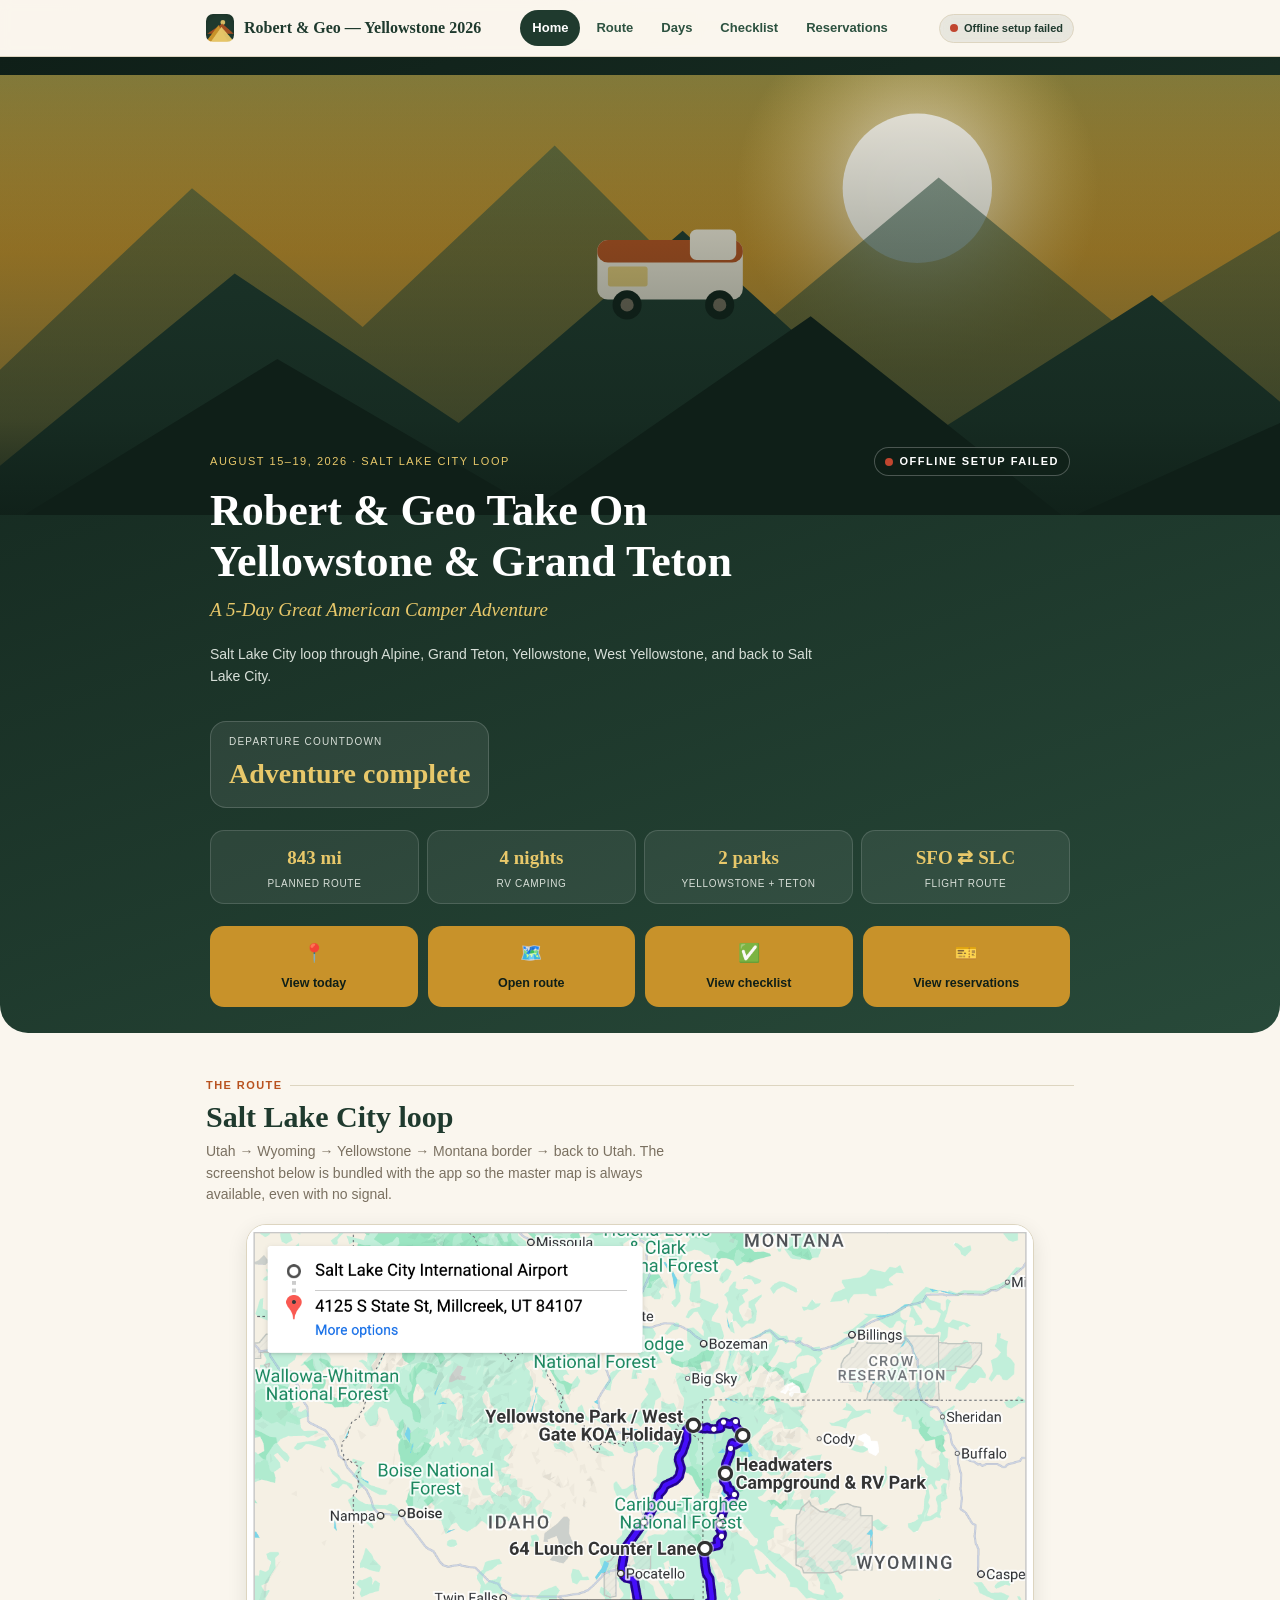
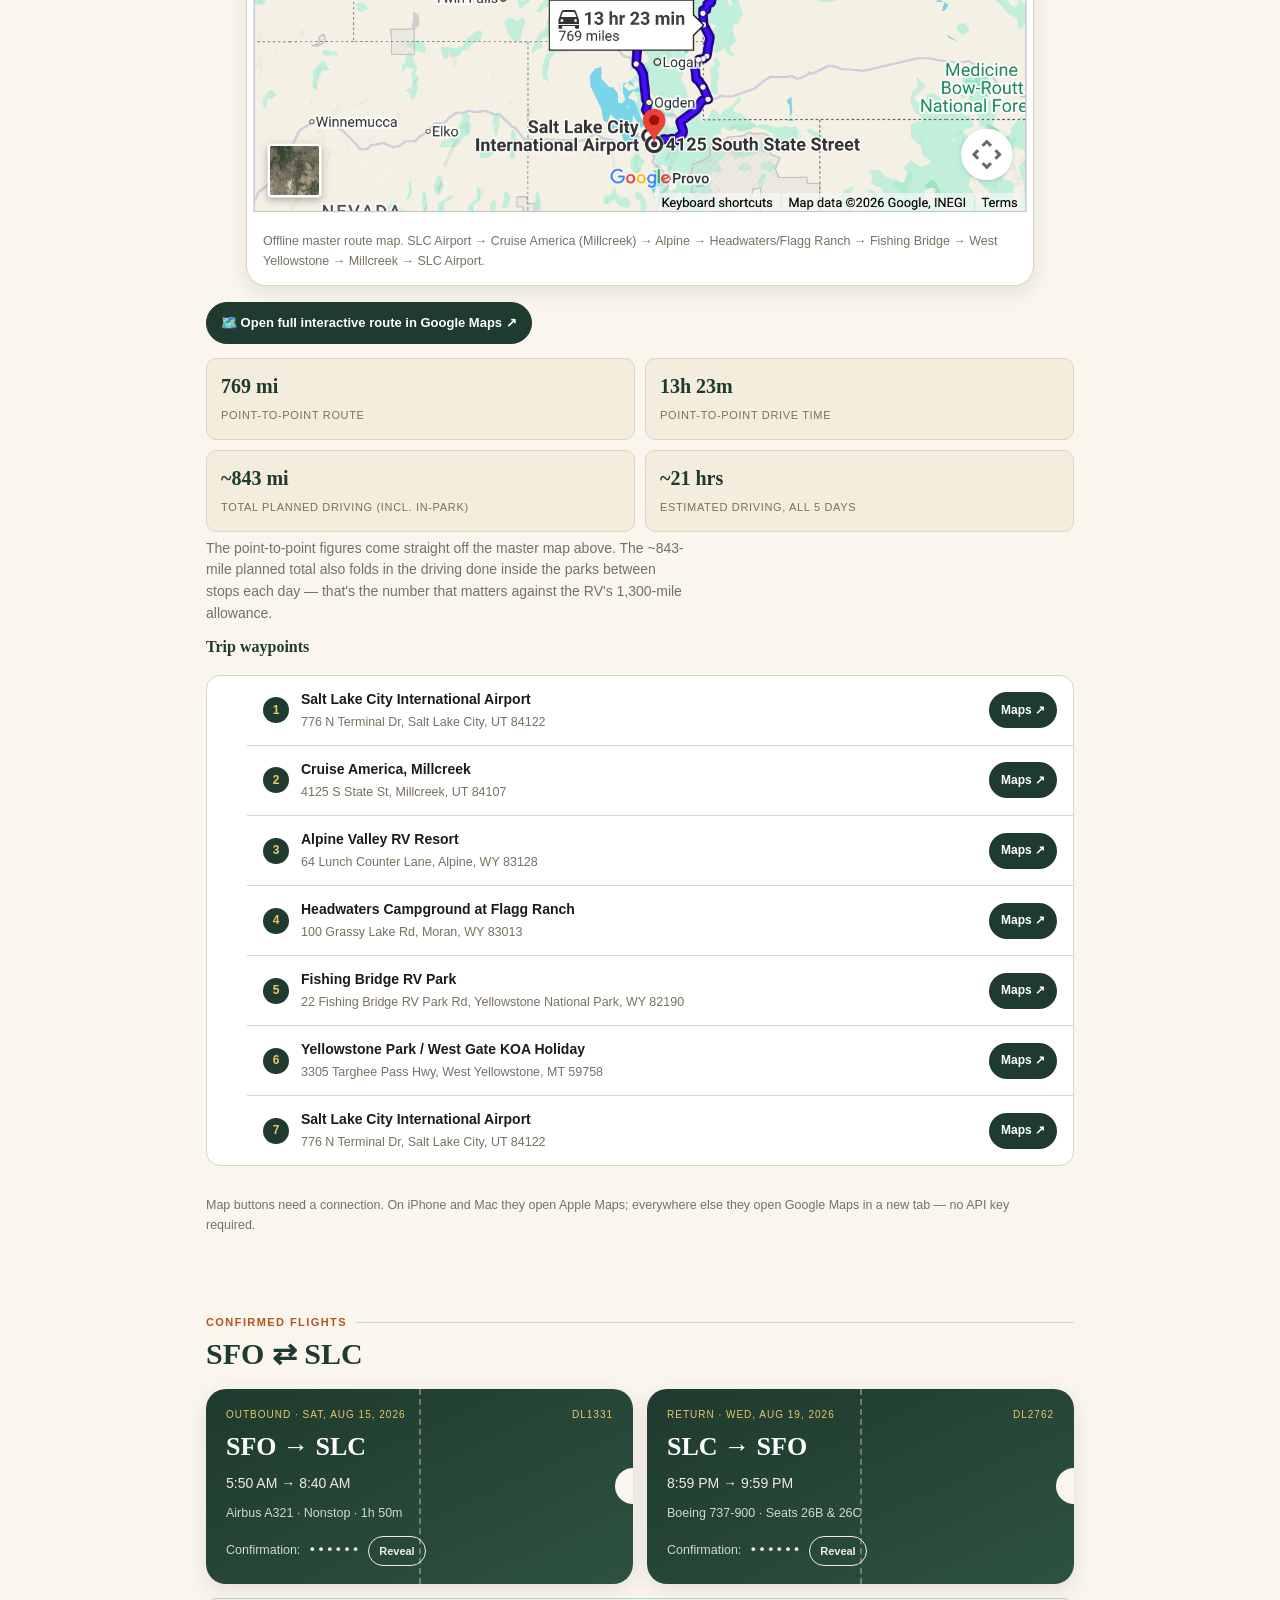
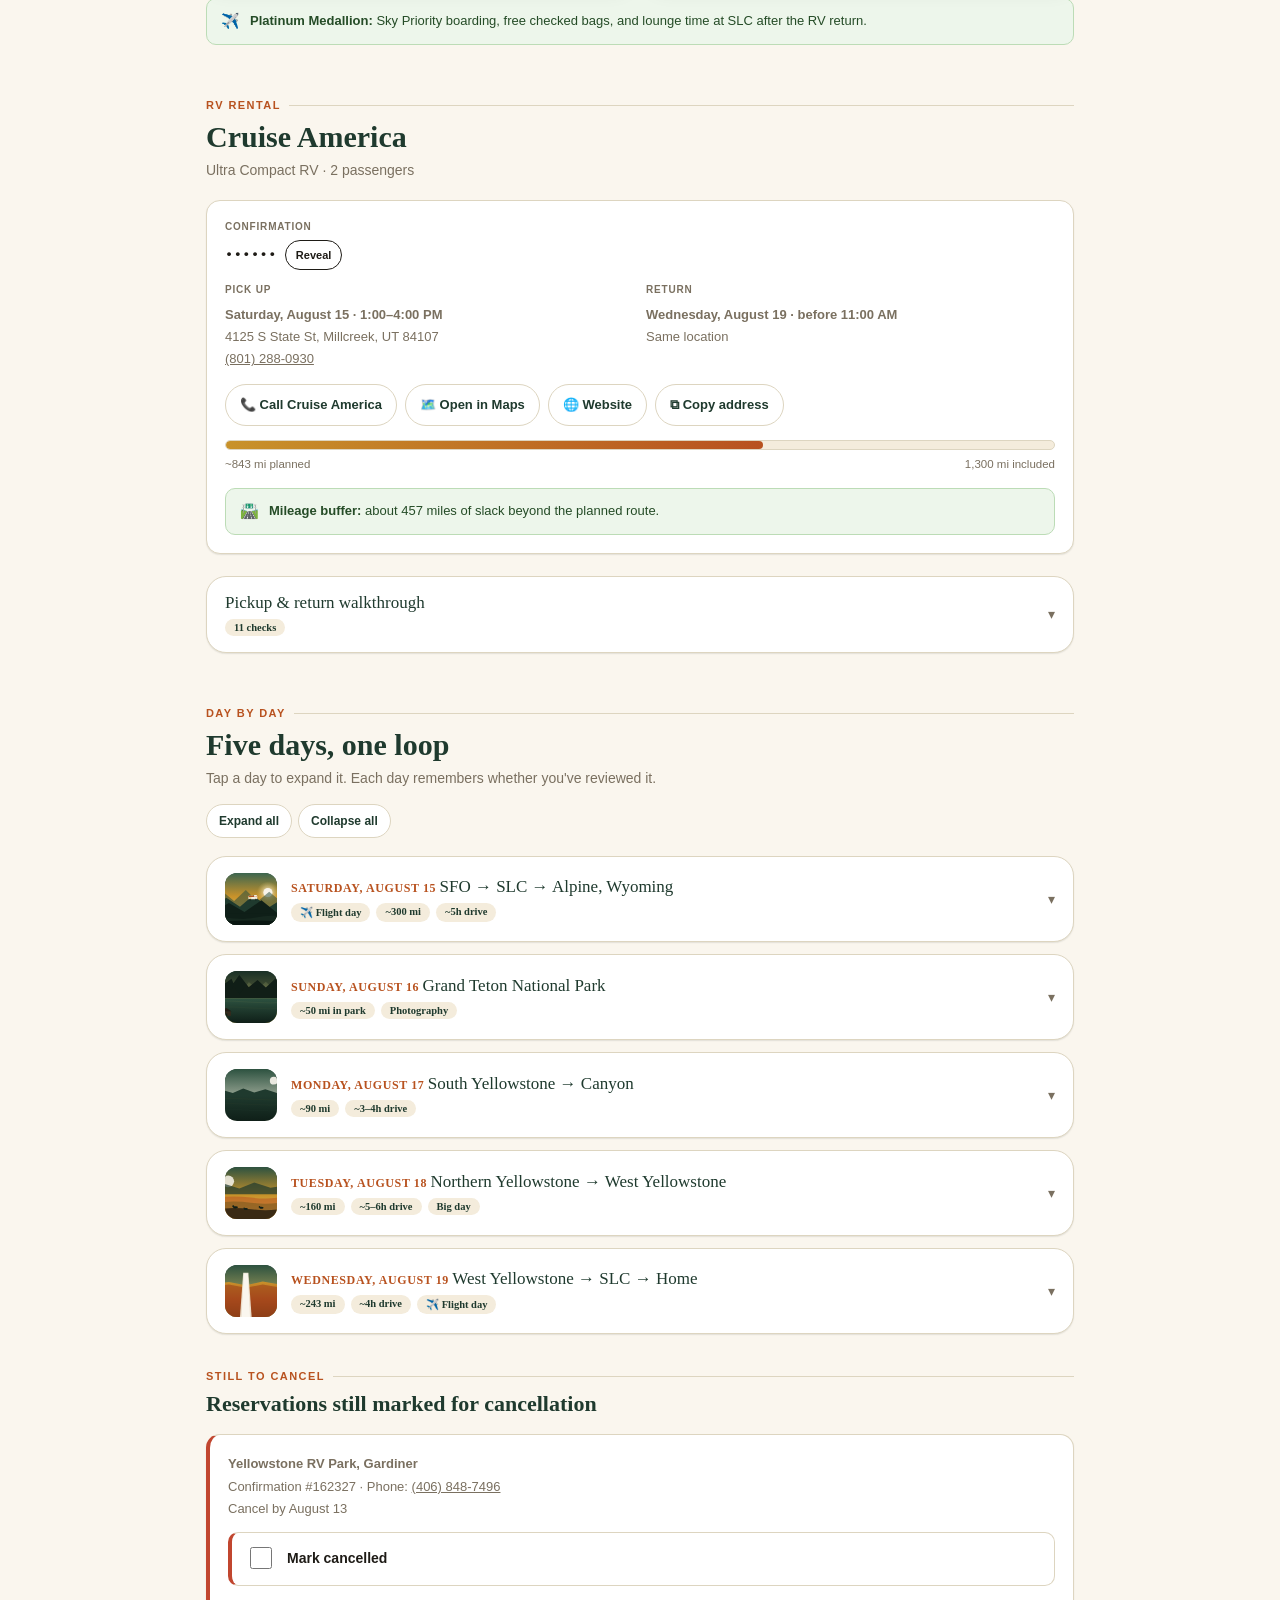
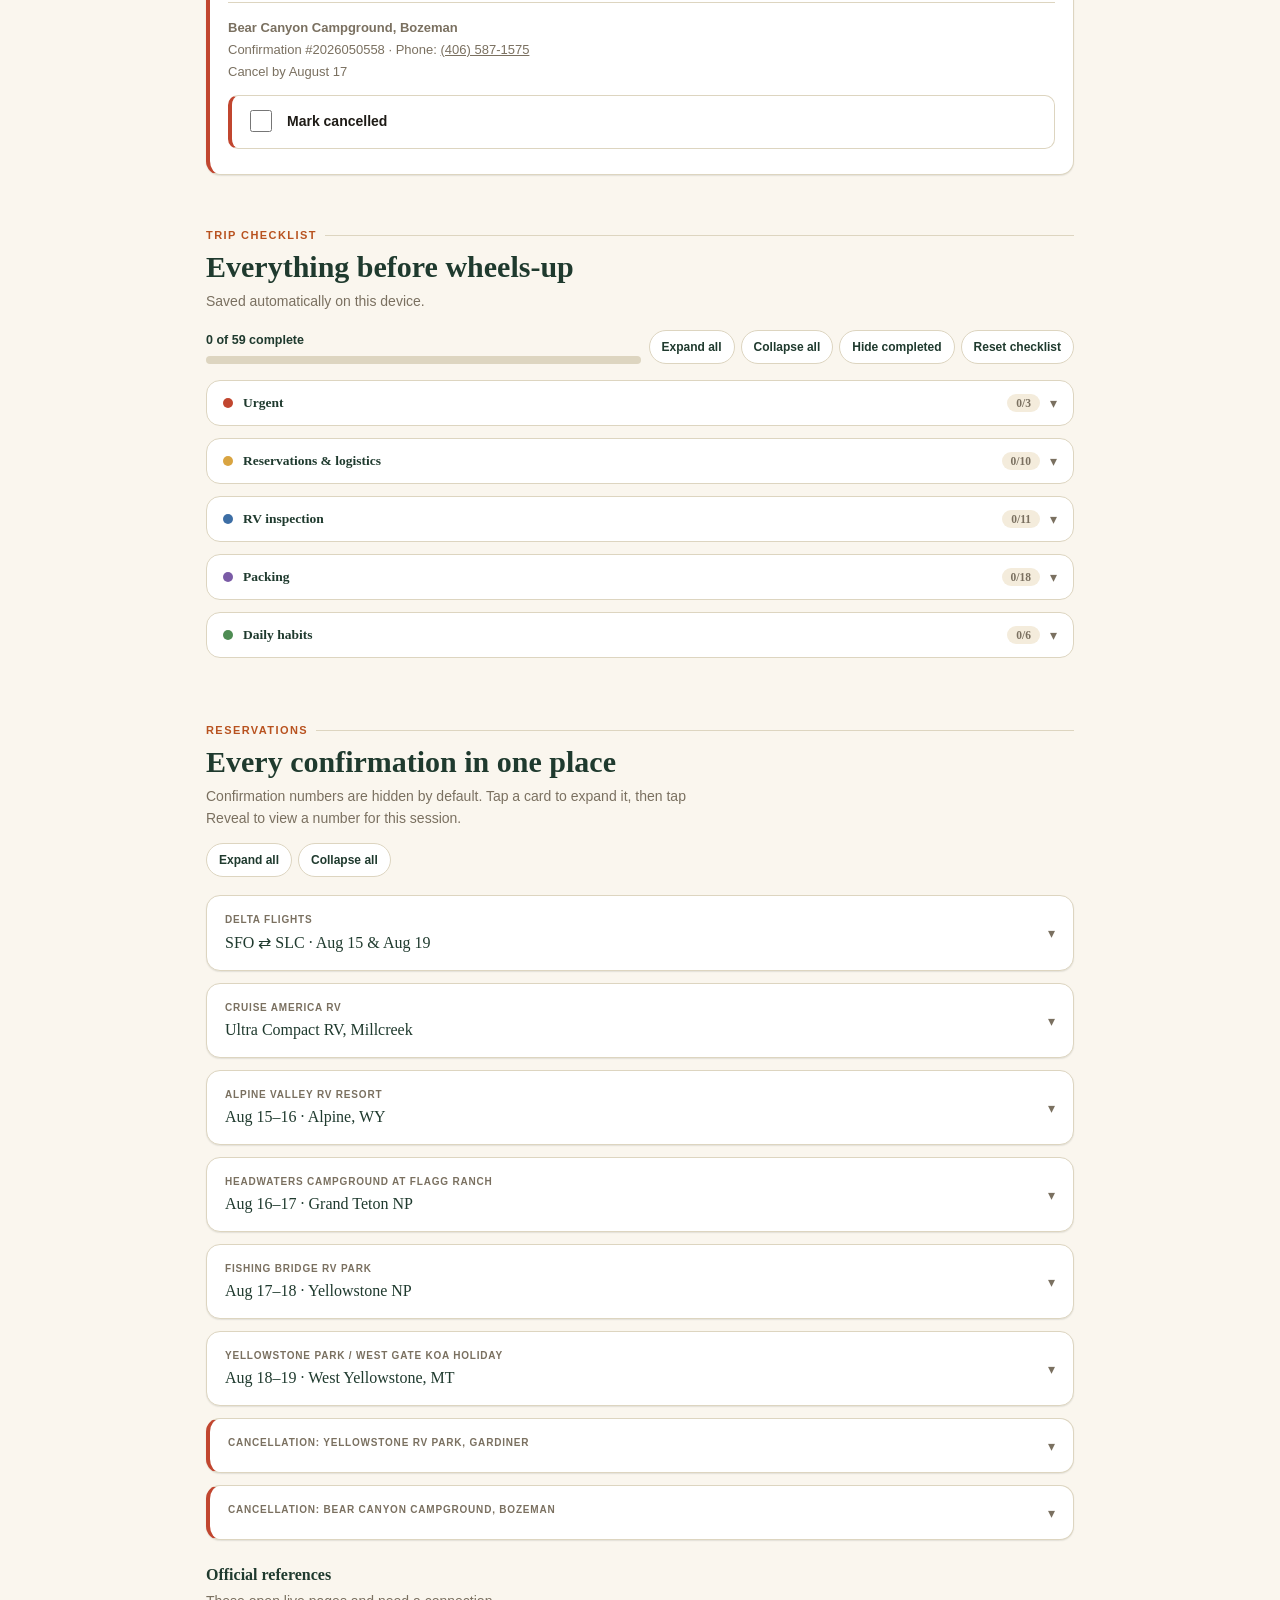
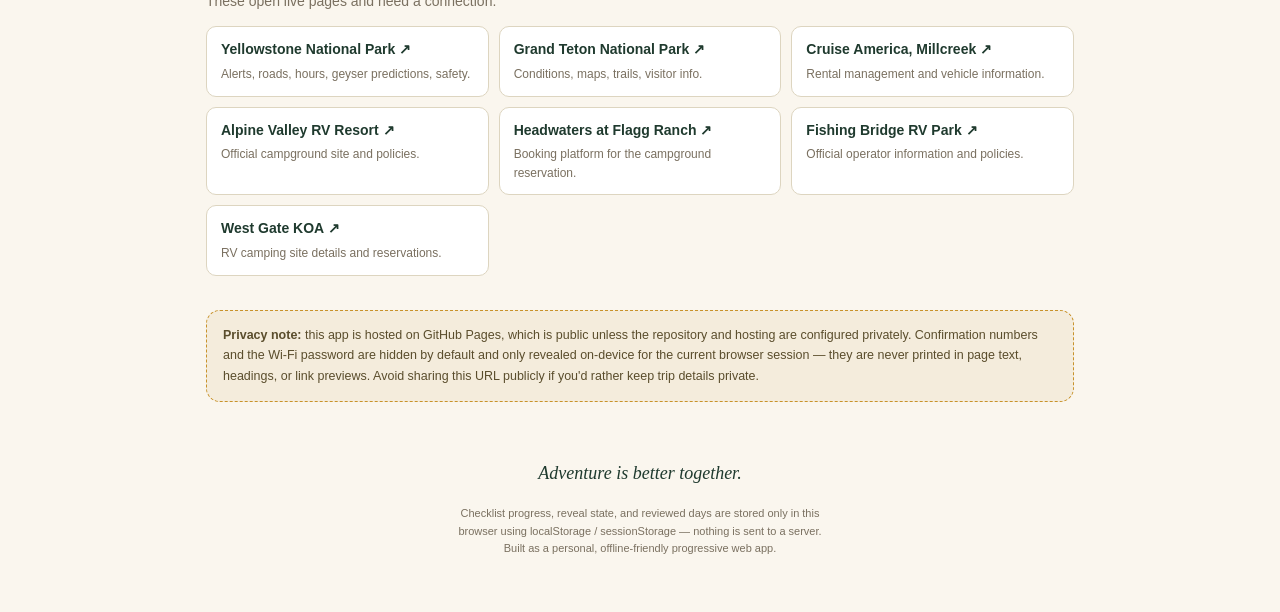
<file: index.html>
<!DOCTYPE html>
<html lang="en">
<head>
<meta charset="UTF-8">
<meta name="viewport" content="width=device-width, initial-scale=1, viewport-fit=cover">
<title>Robert &amp; Geo Take On Yellowstone &amp; Grand Teton</title>
<meta name="description" content="A five-day camper road trip itinerary through Grand Teton and Yellowstone, August 15–19, 2026. Works offline once installed.">

<link rel="manifest" href="manifest.webmanifest">
<meta name="theme-color" content="#1f3a2e">
<link rel="icon" href="assets/icons/favicon.svg" type="image/svg+xml">
<link rel="apple-touch-icon" href="assets/icons/apple-touch-icon.png">

<meta name="mobile-web-app-capable" content="yes">
<meta name="apple-mobile-web-app-capable" content="yes">
<meta name="apple-mobile-web-app-status-bar-style" content="black-translucent">
<meta name="apple-mobile-web-app-title" content="Yellowstone">
<meta name="format-detection" content="telephone=no">

<link rel="stylesheet" href="assets/css/styles.css">
</head>
<body>
<a class="skip-link" href="#main">Skip to content</a>

<div aria-live="polite" class="visually-hidden" id="liveRegion"></div>

<header class="topbar">
  <div class="wrap">
    <a class="brand" href="#home">
      <img src="assets/icons/icon-192.png" alt="" width="28" height="28">
      <span>Robert &amp; Geo — Yellowstone 2026</span>
    </a>
    <nav aria-label="Primary">
      <a href="#home" data-nav="home">Home</a>
      <a href="#route" data-nav="route">Route</a>
      <a href="#days" data-nav="days">Days</a>
      <a href="#checklist" data-nav="checklist">Checklist</a>
      <a href="#reservations" data-nav="reservations">Reservations</a>
    </nav>
    <span class="status-pill" id="statusPillTop" data-state="not-cached">
      <span class="status-dot"></span><span class="status-text">Checking…</span>
    </span>
  </div>
</header>

<main id="main">

  <section class="hero" id="home" aria-label="Trip overview">
    <div class="hero-media">
      <img src="assets/images/hero.svg" alt="Illustration of a camper van on a mountain road at sunset in Grand Teton and Yellowstone country" width="1200" height="800">
    </div>
    <div class="hero-inner wrap">
      <div class="hero-eyebrow">
        <span>August 15–19, 2026 · Salt Lake City loop</span>
        <span class="status-pill" id="statusPillHero" data-state="not-cached">
          <span class="status-dot"></span><span class="status-text">Checking…</span>
        </span>
      </div>
      <h1>Robert &amp; Geo Take On Yellowstone &amp; Grand Teton</h1>
      <p class="subtitle">A 5-Day Great American Camper Adventure</p>
      <p class="route-line">Salt Lake City loop through Alpine, Grand Teton, Yellowstone, West Yellowstone, and back to Salt Lake City.</p>

      <div class="countdown" id="countdown" role="status">
        <span class="cd-label">Departure countdown</span>
        <span class="cd-value" id="countdownValue">—</span>
      </div>

      <div class="stats-grid">
        <div class="stat-card"><b>843 mi</b><span>Planned route</span></div>
        <div class="stat-card"><b>4 nights</b><span>RV camping</span></div>
        <div class="stat-card"><b>2 parks</b><span>Yellowstone + Teton</span></div>
        <div class="stat-card"><b>SFO ⇄ SLC</b><span>Flight route</span></div>
      </div>

      <div class="quick-actions">
        <a class="qa-btn" href="#days" id="qaToday"><span class="qa-icon">📍</span>View today</a>
        <a class="qa-btn" href="#route"><span class="qa-icon">🗺️</span>Open route</a>
        <a class="qa-btn" href="#checklist"><span class="qa-icon">✅</span>View checklist</a>
        <a class="qa-btn" href="#reservations"><span class="qa-icon">🎫</span>View reservations</a>
      </div>
    </div>
  </section>

  <div class="wrap">

    <!-- ROUTE -->
    <section class="section" id="route" aria-labelledby="routeTitle">
      <div class="section-head">
        <div class="section-kicker">The route</div>
        <h2 class="section-title" id="routeTitle">Salt Lake City loop</h2>
        <p class="section-lede">Utah → Wyoming → Yellowstone → Montana border → back to Utah. The screenshot below is bundled with the app so the master map is always available, even with no signal.</p>
      </div>

      <figure class="map-card">
        <img src="assets/images/route-map.png" alt="Google Maps screenshot of the full loop: Salt Lake City International Airport to 4125 S State Street in Millcreek, north to Alpine Wyoming, to Headwaters Campground near Flagg Ranch, to Yellowstone Park West Gate KOA, and back to Salt Lake City. Total distance 769 miles, 13 hours 23 minutes of driving." loading="eager" width="1226" height="919">
        <figcaption class="map-caption">Offline master route map. SLC Airport → Cruise America (Millcreek) → Alpine → Headwaters/Flagg Ranch → Fishing Bridge → West Yellowstone → Millcreek → SLC Airport.</figcaption>
      </figure>

      <div class="btn-row">
        <a class="btn btn-primary" href="https://maps.app.goo.gl/ou1oV8q8UMfVM1W1A" target="_blank" rel="noopener">🗺️ Open full interactive route in Google Maps ↗</a>
      </div>

      <div class="route-stats">
        <div class="route-stat"><b>769 mi</b><span>Point-to-point route</span></div>
        <div class="route-stat"><b>13h 23m</b><span>Point-to-point drive time</span></div>
        <div class="route-stat"><b>~843 mi</b><span>Total planned driving (incl. in-park)</span></div>
        <div class="route-stat"><b>~21 hrs</b><span>Estimated driving, all 5 days</span></div>
      </div>
      <p class="section-lede">The point-to-point figures come straight off the master map above. The ~843-mile planned total also folds in the driving done inside the parks between stops each day — that's the number that matters against the RV's 1,300-mile allowance.</p>

      <h3 class="card-title mt-0" style="margin-top:22px;font-size:16px;">Trip waypoints</h3>
      <ol class="stop-list" id="stopList">
        <!-- Stops populated by app.js from data below; noscript fallback follows -->
        <li class="stop-row"><span class="stop-index">1</span><div class="stop-info"><div class="stop-name">Salt Lake City International Airport</div><div class="stop-addr">776 N Terminal Dr, Salt Lake City, UT 84122</div></div><a class="stop-map-btn" data-maps-query="Salt Lake City International Airport" href="https://www.google.com/maps/search/?api=1&amp;query=Salt%20Lake%20City%20International%20Airport" target="_blank" rel="noopener">Maps ↗</a></li>
        <li class="stop-row"><span class="stop-index">2</span><div class="stop-info"><div class="stop-name">Cruise America, Millcreek</div><div class="stop-addr">4125 S State St, Millcreek, UT 84107</div></div><a class="stop-map-btn" data-maps-query="4125 S State St, Millcreek, UT 84107" href="https://www.google.com/maps/search/?api=1&amp;query=4125%20S%20State%20St%2C%20Millcreek%2C%20UT%2084107" target="_blank" rel="noopener">Maps ↗</a></li>
        <li class="stop-row"><span class="stop-index">3</span><div class="stop-info"><div class="stop-name">Alpine Valley RV Resort</div><div class="stop-addr">64 Lunch Counter Lane, Alpine, WY 83128</div></div><a class="stop-map-btn" data-maps-query="64 Lunch Counter Lane, Alpine, WY 83128" href="https://www.google.com/maps/search/?api=1&amp;query=64%20Lunch%20Counter%20Lane%2C%20Alpine%2C%20WY%2083128" target="_blank" rel="noopener">Maps ↗</a></li>
        <li class="stop-row"><span class="stop-index">4</span><div class="stop-info"><div class="stop-name">Headwaters Campground at Flagg Ranch</div><div class="stop-addr">100 Grassy Lake Rd, Moran, WY 83013</div></div><a class="stop-map-btn" data-maps-query="100 Grassy Lake Rd, Moran, WY 83013" href="https://www.google.com/maps/search/?api=1&amp;query=100%20Grassy%20Lake%20Rd%2C%20Moran%2C%20WY%2083013" target="_blank" rel="noopener">Maps ↗</a></li>
        <li class="stop-row"><span class="stop-index">5</span><div class="stop-info"><div class="stop-name">Fishing Bridge RV Park</div><div class="stop-addr">22 Fishing Bridge RV Park Rd, Yellowstone National Park, WY 82190</div></div><a class="stop-map-btn" data-maps-query="22 Fishing Bridge RV Park Rd, Yellowstone National Park, WY 82190" href="https://www.google.com/maps/search/?api=1&amp;query=22%20Fishing%20Bridge%20RV%20Park%20Rd%2C%20Yellowstone%20National%20Park%2C%20WY%2082190" target="_blank" rel="noopener">Maps ↗</a></li>
        <li class="stop-row"><span class="stop-index">6</span><div class="stop-info"><div class="stop-name">Yellowstone Park / West Gate KOA Holiday</div><div class="stop-addr">3305 Targhee Pass Hwy, West Yellowstone, MT 59758</div></div><a class="stop-map-btn" data-maps-query="3305 Targhee Pass Highway, West Yellowstone, MT 59758" href="https://www.google.com/maps/search/?api=1&amp;query=3305%20Targhee%20Pass%20Highway%2C%20West%20Yellowstone%2C%20MT%2059758" target="_blank" rel="noopener">Maps ↗</a></li>
        <li class="stop-row"><span class="stop-index">7</span><div class="stop-info"><div class="stop-name">Salt Lake City International Airport</div><div class="stop-addr">776 N Terminal Dr, Salt Lake City, UT 84122</div></div><a class="stop-map-btn" data-maps-query="Salt Lake City International Airport" href="https://www.google.com/maps/search/?api=1&amp;query=Salt%20Lake%20City%20International%20Airport" target="_blank" rel="noopener">Maps ↗</a></li>
      </ol>
      <p class="map-caption" style="padding-left:0">Map buttons need a connection. On iPhone and Mac they open Apple Maps; everywhere else they open Google Maps in a new tab — no API key required.</p>
    </section>

    <!-- FLIGHTS -->
    <section class="section" id="flights" aria-labelledby="flightsTitle">
      <div class="section-head">
        <div class="section-kicker">Confirmed flights</div>
        <h2 class="section-title" id="flightsTitle">SFO ⇄ SLC</h2>
      </div>
      <div class="pass-grid">
        <article class="pass">
          <div class="pass-top">
            <div>
              <div class="pass-eyebrow">Outbound · Sat, Aug 15, 2026</div>
              <div class="pass-route">SFO → SLC</div>
            </div>
            <div class="pass-eyebrow">DL1331</div>
          </div>
          <div class="pass-times">5:50 AM → 8:40 AM</div>
          <div class="pass-detail">Airbus A321 · Nonstop · 1h 50m</div>
          <div class="pass-conf reveal-row" data-reveal-group="flight">
            <span class="pass-detail" style="margin-top:0">Confirmation:</span>
            <span class="reveal-value" data-secret="GIFPVV">••••••</span>
            <button class="reveal-btn" data-reveal-toggle type="button">Reveal</button>
            <button class="copy-btn" data-copy-target type="button" aria-label="Copy confirmation number" hidden>⧉</button>
          </div>
        </article>
        <article class="pass">
          <div class="pass-top">
            <div>
              <div class="pass-eyebrow">Return · Wed, Aug 19, 2026</div>
              <div class="pass-route">SLC → SFO</div>
            </div>
            <div class="pass-eyebrow">DL2762</div>
          </div>
          <div class="pass-times">8:59 PM → 9:59 PM</div>
          <div class="pass-detail">Boeing 737-900 · Seats 26B &amp; 26C</div>
          <div class="pass-conf reveal-row" data-reveal-group="flight">
            <span class="pass-detail" style="margin-top:0">Confirmation:</span>
            <span class="reveal-value" data-secret="GIFPVV">••••••</span>
            <button class="reveal-btn" data-reveal-toggle type="button">Reveal</button>
            <button class="copy-btn" data-copy-target type="button" aria-label="Copy confirmation number" hidden>⧉</button>
          </div>
        </article>
      </div>
      <div class="alert alert-green"><span class="alert-icon">✈️</span><span><strong>Platinum Medallion:</strong> Sky Priority boarding, free checked bags, and lounge time at SLC after the RV return.</span></div>
    </section>

    <!-- RV RENTAL -->
    <section class="section" id="rv" aria-labelledby="rvTitle">
      <div class="section-head">
        <div class="section-kicker">RV rental</div>
        <h2 class="section-title" id="rvTitle">Cruise America</h2>
        <p class="section-lede">Ultra Compact RV · 2 passengers</p>
      </div>

      <div class="card">
        <div class="card-label">Confirmation</div>
        <div class="reveal-row" data-reveal-group="rv">
          <span class="reveal-value" data-secret="792536">••••••</span>
          <button class="reveal-btn" data-reveal-toggle type="button">Reveal</button>
          <button class="copy-btn" data-copy-target type="button" aria-label="Copy confirmation number" hidden>⧉</button>
        </div>

        <div class="rv-grid">
          <div>
            <div class="card-label">Pick up</div>
            <div class="card-meta">
              <strong>Saturday, August 15 · 1:00–4:00 PM</strong><br>
              4125 S State St, Millcreek, UT 84107<br>
              <a href="tel:+18012880930">(801) 288-0930</a>
            </div>
          </div>
          <div>
            <div class="card-label">Return</div>
            <div class="card-meta">
              <strong>Wednesday, August 19 · before 11:00 AM</strong><br>
              Same location
            </div>
          </div>
        </div>

        <div class="btn-row">
          <a class="btn" href="tel:+18012880930">📞 Call Cruise America</a>
          <a class="btn" data-maps-query="4125 S State St, Millcreek, UT 84107" href="https://www.google.com/maps/search/?api=1&amp;query=4125%20S%20State%20St%2C%20Millcreek%2C%20UT%2084107" target="_blank" rel="noopener">🗺️ Open in Maps</a>
          <a class="btn" href="https://www.cruiseamerica.com/rv-rental-locations/utah/salt-lake-city" target="_blank" rel="noopener">🌐 Website</a>
          <button class="btn" data-copy-text="4125 S State St, Millcreek, UT 84107" type="button">⧉ Copy address</button>
        </div>

        <div class="mileage-bar">
          <div class="mileage-track"><div class="mileage-fill" style="width:64.8%"></div></div>
          <div class="mileage-legend"><span>~843 mi planned</span><span>1,300 mi included</span></div>
        </div>
        <div class="alert alert-green"><span class="alert-icon">🛣️</span><span><strong>Mileage buffer:</strong> about 457 miles of slack beyond the planned route.</span></div>
      </div>

      <div class="day-card" id="rvWalkthrough" style="margin-top:22px;">
        <h3>
          <button class="rv-walkthrough-header" data-accordion-key="rv-walkthrough" aria-expanded="false" aria-controls="rvWalkthrough-body" id="rvWalkthrough-header">
            <span class="day-header-text">
              <span class="day-title">Pickup &amp; return walkthrough</span>
              <span class="day-tags"><span class="day-tag">11 checks</span></span>
            </span>
            <span class="day-chevron" aria-hidden="true">▾</span>
          </button>
        </h3>
        <div class="day-body" id="rvWalkthrough-body" role="region" aria-labelledby="rvWalkthrough-header" hidden>
          <div id="rvChecklist" style="margin-top:14px"></div>
        </div>
      </div>
    </section>

    <!-- DAYS -->
    <section class="section" id="days" aria-labelledby="daysTitle">
      <div class="section-head">
        <div class="section-kicker">Day by day</div>
        <h2 class="section-title" id="daysTitle">Five days, one loop</h2>
        <p class="section-lede">Tap a day to expand it. Each day remembers whether you've reviewed it.</p>
        <div class="checklist-btns" style="margin-top:10px">
          <button class="btn btn-sm" id="btnDaysExpandAll" type="button">Expand all</button>
          <button class="btn btn-sm" id="btnDaysCollapseAll" type="button">Collapse all</button>
        </div>
      </div>

      <div class="day-list" id="dayList">

        <!-- DAY 1 -->
        <article class="day-card" id="day1" data-date="2026-08-15">
          <h3>
            <button class="day-header" aria-expanded="false" aria-controls="day1-body" id="day1-header">
              <span class="day-thumb"><img src="assets/images/hero.svg" alt="" loading="lazy"></span>
              <span class="day-header-text">
                <span class="day-date">Saturday, August 15</span>
                <span class="day-title">SFO → SLC → Alpine, Wyoming</span>
                <span class="day-tags"><span class="day-tag">✈️ Flight day</span><span class="day-tag">~300 mi</span><span class="day-tag">~5h drive</span></span>
              </span>
              <span class="day-reviewed-badge">✓ Reviewed</span>
              <span class="day-chevron" aria-hidden="true">▾</span>
            </button>
          </h3>
          <div class="day-body" id="day1-body" role="region" aria-labelledby="day1-header" hidden>
            <div class="timeline">
              <div class="timeline-row"><div class="timeline-time">5:50 AM</div><div class="timeline-desc">Depart SFO on DL1331.</div></div>
              <div class="timeline-row"><div class="timeline-time">8:40 AM</div><div class="timeline-desc">Land at SLC. Collect luggage and travel to Millcreek.</div></div>
              <div class="timeline-row"><div class="timeline-time">Morning</div><div class="timeline-desc">Grocery and supply run near Millcreek — park stores are smaller and more expensive.</div></div>
              <div class="timeline-row"><div class="timeline-time">1–4 PM</div><div class="timeline-desc">Pick up the Cruise America RV at 4125 S State St. Complete the vehicle walkthrough, document damage, test utilities, and confirm return requirements.</div></div>
              <div class="timeline-row"><div class="timeline-time">Afternoon</div><div class="timeline-desc">Drive north through Idaho and US-89 into Alpine, Wyoming.</div></div>
            </div>

            <div class="highlight-chips">
              <span class="chip">Grocery run</span><span class="chip">RV pickup &amp; walkthrough</span><span class="chip">Drive north on US-89</span>
            </div>

            <div class="info-block">
              <div class="info-block-label">Stay · confirmed</div>
              <div class="info-block-body">
                <a href="https://alpinevalleyresortwy.com/" target="_blank" rel="noopener"><strong>Alpine Valley RV Resort ↗</strong></a><br>
                64 Lunch Counter Lane, Alpine, WY 83128<br>
                Pull-through site · check-in after 2:00 PM · check-out 10:00 AM · no generators.
              </div>
            </div>

            <div class="info-block">
              <div class="info-block-label">Reservation</div>
              <div class="reveal-row" data-reveal-group="day1">
                <span class="reveal-value" data-secret="R00000003536">••••••••••••</span>
                <button class="reveal-btn" data-reveal-toggle type="button">Reveal</button>
                <button class="copy-btn" data-copy-target type="button" aria-label="Copy confirmation number" hidden>⧉</button>
              </div>
            </div>

            <div class="alert alert-amber"><span class="alert-icon">⚠️</span><span><strong>Realistic timing:</strong> RV pickup can run as late as 4:00 PM, which may push arrival at Alpine Valley into the evening. Keep dinner simple and confirm the campground's late-arrival procedure before the trip.</span></div>

            <div class="btn-row">
              <a class="btn btn-primary" data-maps-query="64 Lunch Counter Lane, Alpine, WY 83128" href="https://www.google.com/maps/search/?api=1&amp;query=64%20Lunch%20Counter%20Lane%2C%20Alpine%2C%20WY%2083128" target="_blank" rel="noopener">🗺️ Open in Maps</a>
              <a class="btn" href="https://alpinevalleyresortwy.com/" target="_blank" rel="noopener">🌐 Website</a>
              <button class="btn" data-copy-text="64 Lunch Counter Lane, Alpine, WY 83128" type="button">⧉ Copy address</button>
              <button class="btn" data-mark-reviewed type="button">✓ Mark day reviewed</button>
            </div>
          </div>
        </article>

        <!-- DAY 2 -->
        <article class="day-card" id="day2" data-date="2026-08-16">
          <h3>
            <button class="day-header" aria-expanded="false" aria-controls="day2-body" id="day2-header">
              <span class="day-thumb"><img src="assets/images/grand-teton.svg" alt="" loading="lazy"></span>
              <span class="day-header-text">
                <span class="day-date">Sunday, August 16</span>
                <span class="day-title">Grand Teton National Park</span>
                <span class="day-tags"><span class="day-tag">~50 mi in park</span><span class="day-tag">Photography</span></span>
              </span>
              <span class="day-reviewed-badge">✓ Reviewed</span>
              <span class="day-chevron" aria-hidden="true">▾</span>
            </button>
          </h3>
          <div class="day-body" id="day2-body" role="region" aria-labelledby="day2-header" hidden>
            <p class="section-lede" style="margin-top:2px">Planned as one south-to-north sweep through the park — no backtracking — so you roll into camp relaxed instead of rushed. Times are estimates; wildlife and parking will shift them.</p>
            <div class="timeline">
              <div class="timeline-row"><div class="timeline-time">6:00 AM</div><div class="timeline-desc">Break camp at Alpine Valley RV Resort and depart — well ahead of the 10:00 AM checkout deadline, to get the best light and parking all day.</div></div>
              <div class="timeline-row"><div class="timeline-time">6:00–6:45 AM</div><div class="timeline-desc">🚗 Drive Alpine → Jackson → Moose entrance (~46 mi, ~45 min via WY-22 and US-191).</div></div>
              <div class="timeline-row"><div class="timeline-time">6:45–7:30 AM</div><div class="timeline-desc">🚶 <a class="loc-link" href="https://www.google.com/search?q=Mormon%20Row%20Historic%20District%2C%20Grand%20Teton%20National%20Park" target="_blank" rel="noopener"><strong>Mormon Row Historic District</strong></a> &amp; the <a class="loc-link" href="https://www.google.com/search?q=Moulton%20Barn%2C%20Grand%20Teton%20National%20Park" target="_blank" rel="noopener">Moulton Barn</a> — flat, short walk from the gravel pullout (a few hundred yards); the lot easily fits the RV. Morning side-light on the barn is the classic shot — one of the most-photographed barns in America.</div></div>
              <div class="timeline-row"><div class="timeline-time">7:30–7:45 AM</div><div class="timeline-desc">🚗 Drive to Schwabacher Landing (~5 mi, ~15 min).</div></div>
              <div class="timeline-row"><div class="timeline-time">7:45–8:30 AM</div><div class="timeline-desc">🚶 <a class="loc-link" href="https://www.google.com/search?q=Schwabacher%20Landing%2C%20Grand%20Teton%20National%20Park" target="_blank" rel="noopener"><strong>Schwabacher Landing</strong></a> — flat 0.5-mi trail/boardwalk along beaver ponds, 30–45 min round trip. Small gravel lot; arrive before 8 AM for an RV-length space. Best mirror reflections come before the morning wind picks up.</div></div>
              <div class="timeline-row"><div class="timeline-time">8:30–8:45 AM</div><div class="timeline-desc">🚗 Drive to Jenny Lake (~8 mi, ~15 min).</div></div>
              <div class="timeline-row"><div class="timeline-time">8:45–10:15 AM</div><div class="timeline-desc">🚶 <a class="loc-link" href="https://www.google.com/search?q=Jenny%20Lake%2C%20Grand%20Teton%20National%20Park" target="_blank" rel="noopener"><strong>Jenny Lake</strong></a> — shoreline walk from the large South Jenny Lake lot (RV-friendly, but fills by mid-morning in August). <em>Optional:</em> the shuttle boat plus 1-mi round-trip hike to <a class="loc-link" href="https://www.google.com/search?q=Hidden%20Falls%2C%20Grand%20Teton%20National%20Park" target="_blank" rel="noopener">Hidden Falls</a> adds about 1.5 hours — worth it if you're on pace, skip it if you're not.</div></div>
              <div class="timeline-row"><div class="timeline-time">10:15–10:45 AM</div><div class="timeline-desc">🚗 Drive north to Oxbow Bend (~18 mi, ~25 min).</div></div>
              <div class="timeline-row"><div class="timeline-time">10:45–11:15 AM</div><div class="timeline-desc">📸 <a class="loc-link" href="https://www.google.com/search?q=Oxbow%20Bend%2C%20Grand%20Teton%20National%20Park" target="_blank" rel="noopener"><strong>Oxbow Bend</strong></a> — roadside pullout, no hike required. Midday still delivers big Mount Moran views and a real shot at moose or otters, though the glassy dawn reflection is the classic postcard version (see note below).</div></div>
              <div class="timeline-row"><div class="timeline-time">11:15–11:45 AM</div><div class="timeline-desc">🚗 Drive to Jackson Lake Junction; lunch break (~30 min, services available).</div></div>
              <div class="timeline-row"><div class="timeline-time">11:45 AM–12:15 PM</div><div class="timeline-desc">🚗 Continue north on the <a class="loc-link" href="https://www.google.com/search?q=John%20D.%20Rockefeller%20Jr.%20Memorial%20Parkway" target="_blank" rel="noopener">John D. Rockefeller Jr. Memorial Parkway</a> to Flagg Ranch (~20 mi, ~25 min).</div></div>
              <div class="timeline-row"><div class="timeline-time">~12:15–1:00 PM</div><div class="timeline-desc">Arrive Headwaters Campground at Flagg Ranch — well ahead of the 2:00 PM check-in, with time to relax before setting up.</div></div>
            </div>

            <div class="highlight-chips">
              <a class="chip" href="https://www.google.com/search?q=Mormon%20Row%20Historic%20District%2C%20Grand%20Teton%20National%20Park" target="_blank" rel="noopener">Mormon Row</a><a class="chip" href="https://www.google.com/search?q=Moulton%20Barn%2C%20Grand%20Teton%20National%20Park" target="_blank" rel="noopener">Moulton Barn</a><a class="chip" href="https://www.google.com/search?q=Schwabacher%20Landing%2C%20Grand%20Teton%20National%20Park" target="_blank" rel="noopener">Schwabacher Landing</a><a class="chip" href="https://www.google.com/search?q=Jenny%20Lake%2C%20Grand%20Teton%20National%20Park" target="_blank" rel="noopener">Jenny Lake</a><a class="chip" href="https://www.google.com/search?q=Hidden%20Falls%2C%20Grand%20Teton%20National%20Park" target="_blank" rel="noopener">Hidden Falls (optional)</a><a class="chip" href="https://www.google.com/search?q=Oxbow%20Bend%2C%20Grand%20Teton%20National%20Park" target="_blank" rel="noopener">Oxbow Bend</a><a class="chip" href="https://www.google.com/search?q=John%20D.%20Rockefeller%20Jr.%20Memorial%20Parkway" target="_blank" rel="noopener">Rockefeller Parkway</a>
            </div>

            <div class="trail-note">
              <span class="trail-note-label">From the trail</span>
              This route runs south-to-north in one pass so you're never backtracking. <a class="loc-link" href="https://www.google.com/search?q=Mormon%20Row%20Historic%20District%2C%20Grand%20Teton%20National%20Park" target="_blank" rel="noopener">Mormon Row</a> is one of the most-photographed spots in America — the <a class="loc-link" href="https://www.google.com/search?q=Moulton%20Barn%2C%20Grand%20Teton%20National%20Park" target="_blank" rel="noopener">Moulton Barn</a> framed by the Teton range is extraordinary, and morning side-light works in its favor. <a class="loc-link" href="https://www.google.com/search?q=Oxbow%20Bend%2C%20Grand%20Teton%20National%20Park" target="_blank" rel="noopener">Oxbow Bend</a>'s legendary glass-calm reflection happens at dawn, before wind ripples the water — since it sits at the north end of today's route, hitting it at true dawn means leaving Alpine around 4:15 AM and working the other stops afterward instead of before. That's a genuinely good option for dedicated photographers (it adds about an hour of extra driving with no backtrack penalty); this schedule instead treats Oxbow Bend as a strong midday stop so the whole day stays relaxed.
            </div>

            <div class="info-block">
              <div class="info-block-label">Stay · confirmed</div>
              <div class="info-block-body">
                <a href="https://www.recreation.gov/camping/campgrounds/258832" target="_blank" rel="noopener"><strong>Headwaters Campground at Flagg Ranch ↗</strong></a><br>
                Grand Teton National Park<br>
                100 Grassy Lake Rd, Moran, WY 83013<br>
                Site 317, 300s · water, sewer, 50A electric · check-in 2:00 PM · check-out 11:00 AM.
              </div>
            </div>

            <div class="info-block">
              <div class="info-block-label">Reservation</div>
              <div class="reveal-row" data-reveal-group="day2">
                <span class="reveal-value" data-secret="0805777960-1">•••••••••••••</span>
                <button class="reveal-btn" data-reveal-toggle type="button">Reveal</button>
                <button class="copy-btn" data-copy-target type="button" aria-label="Copy confirmation number" hidden>⧉</button>
              </div>
            </div>

            <div class="alert alert-amber"><span class="alert-icon">📅</span><span><strong>Cancellation:</strong> Full refund if cancelled by August 14. No refund after August 15. Verify the policy directly with the campground.</span></div>

            <div class="btn-row">
              <a class="btn btn-primary" data-maps-query="100 Grassy Lake Rd, Moran, WY 83013" href="https://www.google.com/maps/search/?api=1&amp;query=100%20Grassy%20Lake%20Rd%2C%20Moran%2C%20WY%2083013" target="_blank" rel="noopener">🗺️ Open in Maps</a>
              <a class="btn" href="https://www.recreation.gov/camping/campgrounds/258832" target="_blank" rel="noopener">🌐 Website</a>
              <button class="btn" data-copy-text="100 Grassy Lake Rd, Moran, WY 83013" type="button">⧉ Copy address</button>
              <button class="btn" data-mark-reviewed type="button">✓ Mark day reviewed</button>
            </div>
          </div>
        </article>

        <!-- DAY 3 -->
        <article class="day-card" id="day3" data-date="2026-08-17">
          <h3>
            <button class="day-header" aria-expanded="false" aria-controls="day3-body" id="day3-header">
              <span class="day-thumb"><img src="assets/images/yellowstone-lake.svg" alt="" loading="lazy"></span>
              <span class="day-header-text">
                <span class="day-date">Monday, August 17</span>
                <span class="day-title">South Yellowstone → Canyon</span>
                <span class="day-tags"><span class="day-tag">~90 mi</span><span class="day-tag">~3–4h drive</span></span>
              </span>
              <span class="day-reviewed-badge">✓ Reviewed</span>
              <span class="day-chevron" aria-hidden="true">▾</span>
            </button>
          </h3>
          <div class="day-body" id="day3-body" role="region" aria-labelledby="day3-header" hidden>
            <p class="section-lede" style="margin-top:2px">You'll pass right by tonight's campsite on the way up to Canyon, then backtrack about 20 minutes to actually camp — that detour is unavoidable since Canyon is the day's turnaround point. Times are estimates.</p>
            <div class="timeline">
              <div class="timeline-row"><div class="timeline-time">7:00 AM</div><div class="timeline-desc">Break camp at Headwaters/Flagg Ranch and depart — well ahead of the 11:00 AM checkout deadline.</div></div>
              <div class="timeline-row"><div class="timeline-time">7:00–7:35 AM</div><div class="timeline-desc">🚗 Drive to Yellowstone's <a class="loc-link" href="https://www.google.com/search?q=South%20Entrance%2C%20Yellowstone%20National%20Park" target="_blank" rel="noopener">South Entrance</a> (~2 mi) and on to Lewis Falls (~14 mi total, ~30 min).</div></div>
              <div class="timeline-row"><div class="timeline-time">7:35–7:50 AM</div><div class="timeline-desc">📸 <a class="loc-link" href="https://www.google.com/search?q=Lewis%20Falls%2C%20Yellowstone%20National%20Park" target="_blank" rel="noopener"><strong>Lewis Falls</strong></a> — roadside overlook right off the highway, no hike. Small pullout with only a handful of spaces; easy in and out for the RV if you don't dawdle.</div></div>
              <div class="timeline-row"><div class="timeline-time">7:50–8:15 AM</div><div class="timeline-desc">🚗 Drive to West Thumb Geyser Basin (~13 mi, ~20 min).</div></div>
              <div class="timeline-row"><div class="timeline-time">8:15–9:00 AM</div><div class="timeline-desc">🚶 <a class="loc-link" href="https://www.google.com/search?q=West%20Thumb%20Geyser%20Basin%2C%20Yellowstone%20National%20Park" target="_blank" rel="noopener"><strong>West Thumb Geyser Basin</strong></a> — flat boardwalk loop, ~0.5 mi / 30–45 min. Large paved lot handles the RV comfortably. Geysers steaming right at the lake's edge; morning sun backlights the steam nicely.</div></div>
              <div class="timeline-row"><div class="timeline-time">9:00–9:30 AM</div><div class="timeline-desc">🚗 Drive along the lakeshore toward Fishing Bridge/Lake Village (~21 mi, ~30 min) — you'll pass tonight's campsite on the way.</div></div>
              <div class="timeline-row"><div class="timeline-time">9:30–10:00 AM</div><div class="timeline-desc">🚶 <a class="loc-link" href="https://www.google.com/search?q=Yellowstone%20Lake" target="_blank" rel="noopener">Lake Village / Bridge Bay</a> — short stroll along the marina, good coffee/restroom break; large lot, no RV issues.</div></div>
              <div class="timeline-row"><div class="timeline-time">10:00–10:10 AM</div><div class="timeline-desc">🚗 Drive to Mud Volcano (~6 mi, ~10 min).</div></div>
              <div class="timeline-row"><div class="timeline-time">10:10–10:40 AM</div><div class="timeline-desc">🚶 <a class="loc-link" href="https://www.google.com/search?q=Mud%20Volcano%2C%20Yellowstone%20National%20Park" target="_blank" rel="noopener"><strong>Mud Volcano</strong></a> &amp; Dragon's Mouth Spring — flat boardwalk loop, ~0.6 mi / 20–30 min. Moderate-size lot, fine for the RV.</div></div>
              <div class="timeline-row"><div class="timeline-time">10:40–11:10 AM</div><div class="timeline-desc">🚗🦬 Drive north through <a class="loc-link" href="https://www.google.com/search?q=Hayden%20Valley%2C%20Yellowstone%20National%20Park" target="_blank" rel="noopener"><strong>Hayden Valley</strong></a> (~8 mi) — budget at least 30 min; this is prime bison territory and the wildlife jams are part of the experience. Pull fully off the pavement at marked pullouts only.</div></div>
              <div class="timeline-row"><div class="timeline-time">11:10–11:30 AM</div><div class="timeline-desc">🚗 Drive to Canyon Village / Artist Point (~10 mi, ~20 min).</div></div>
              <div class="timeline-row"><div class="timeline-time">11:30 AM–1:00 PM</div><div class="timeline-desc">🚶 <a class="loc-link" href="https://www.google.com/search?q=Artist%20Point%2C%20Yellowstone%20National%20Park" target="_blank" rel="noopener"><strong>Artist Point</strong></a> &amp; the <a class="loc-link" href="https://www.google.com/search?q=Lower%20Falls%2C%20Yellowstone%20National%20Park" target="_blank" rel="noopener">Lower Falls</a> overlooks, lunch at Canyon Village — short paved walk from a large lot (RV-friendly, though it fills by midday). This is the signature shot of the Grand Canyon of the Yellowstone; late-morning light still shows the orange and yellow walls well.</div></div>
              <div class="timeline-row"><div class="timeline-time">1:00–1:40 PM</div><div class="timeline-desc">🚗 Drive back south through Hayden Valley and Mud Volcano to Fishing Bridge (~24 mi, ~35–40 min).</div></div>
              <div class="timeline-row"><div class="timeline-time">~1:40 PM</div><div class="timeline-desc">Arrive Fishing Bridge RV Park, check in, and set up camp.</div></div>
            </div>

            <div class="highlight-chips">
              <a class="chip" href="https://www.google.com/search?q=South%20Entrance%2C%20Yellowstone%20National%20Park" target="_blank" rel="noopener">South Entrance</a><a class="chip" href="https://www.google.com/search?q=Lewis%20Falls%2C%20Yellowstone%20National%20Park" target="_blank" rel="noopener">Lewis Falls</a><a class="chip" href="https://www.google.com/search?q=West%20Thumb%20Geyser%20Basin%2C%20Yellowstone%20National%20Park" target="_blank" rel="noopener">West Thumb Geyser Basin</a><a class="chip" href="https://www.google.com/search?q=Yellowstone%20Lake" target="_blank" rel="noopener">Yellowstone Lake</a><a class="chip" href="https://www.google.com/search?q=Mud%20Volcano%2C%20Yellowstone%20National%20Park" target="_blank" rel="noopener">Mud Volcano</a><a class="chip" href="https://www.google.com/search?q=Hayden%20Valley%2C%20Yellowstone%20National%20Park" target="_blank" rel="noopener">Hayden Valley</a><a class="chip" href="https://www.google.com/search?q=Artist%20Point%2C%20Yellowstone%20National%20Park" target="_blank" rel="noopener">Artist Point</a><a class="chip" href="https://www.google.com/search?q=Lower%20Falls%2C%20Yellowstone%20National%20Park" target="_blank" rel="noopener">Lower Falls</a><a class="chip" href="https://www.google.com/search?q=Canyon%20Village%2C%20Yellowstone%20National%20Park" target="_blank" rel="noopener">Canyon area</a>
            </div>

            <div class="trail-note">
              <span class="trail-note-label">From the trail</span>
              <a class="loc-link" href="https://www.google.com/search?q=West%20Thumb%20Geyser%20Basin%2C%20Yellowstone%20National%20Park" target="_blank" rel="noopener">West Thumb Geyser Basin</a> is directly on your route after the <a class="loc-link" href="https://www.google.com/search?q=South%20Entrance%2C%20Yellowstone%20National%20Park" target="_blank" rel="noopener">South Entrance</a> — geysers sitting at the lake edge is a genuinely strange and beautiful sight. Don't skip it. <a class="loc-link" href="https://www.google.com/search?q=Artist%20Point%2C%20Yellowstone%20National%20Park" target="_blank" rel="noopener">Artist Point</a> at Canyon is the signature overlook: the Grand Canyon of the Yellowstone with its vivid orange and yellow canyon walls dropping to the <a class="loc-link" href="https://www.google.com/search?q=Lower%20Falls%2C%20Yellowstone%20National%20Park" target="_blank" rel="noopener">Lower Falls</a>. The rainbow in the mist is visible in morning light. Every stop today is a boardwalk or short paved walk — no real hiking — so it's an easy day on your legs even though it's a full one on the clock.
            </div>

            <div class="info-block">
              <div class="info-block-label">Stay · confirmed</div>
              <div class="info-block-body">
                <a href="https://www.yellowstonenationalparklodges.com/lodgings/campground/fishing-bridge-rv-park/" target="_blank" rel="noopener"><strong>Fishing Bridge RV Park ↗</strong></a><br>
                22 Fishing Bridge RV Park Rd, Yellowstone National Park, WY 82190<br>
                RV only · 30 ft max · check-in after 1:00 PM · check-out 11:00 AM · <a href="tel:+13073447311">(307) 344-7311</a>
              </div>
            </div>

            <div class="info-block">
              <div class="info-block-label">Reservation (itinerary number)</div>
              <div class="reveal-row" data-reveal-group="day3">
                <span class="reveal-value" data-secret="20880487">••••••••</span>
                <button class="reveal-btn" data-reveal-toggle type="button">Reveal</button>
                <button class="copy-btn" data-copy-target type="button" aria-label="Copy confirmation number" hidden>⧉</button>
              </div>
            </div>

            <div class="alert alert-amber"><span class="alert-icon">📅</span><span><strong>Cancellation:</strong> $25 fee after July 18. Deposit forfeited after August 10. Verify in the reservation portal.</span></div>

            <div class="btn-row">
              <a class="btn btn-primary" data-maps-query="22 Fishing Bridge RV Park Rd, Yellowstone National Park, WY 82190" href="https://www.google.com/maps/search/?api=1&amp;query=22%20Fishing%20Bridge%20RV%20Park%20Rd%2C%20Yellowstone%20National%20Park%2C%20WY%2082190" target="_blank" rel="noopener">🗺️ Open in Maps</a>
              <a class="btn" href="tel:+13073447311">📞 Call campground</a>
              <a class="btn" href="https://www.yellowstonenationalparklodges.com/lodgings/campground/fishing-bridge-rv-park/" target="_blank" rel="noopener">🌐 Website</a>
              <button class="btn" data-copy-text="22 Fishing Bridge RV Park Rd, Yellowstone National Park, WY 82190" type="button">⧉ Copy address</button>
              <button class="btn" data-mark-reviewed type="button">✓ Mark day reviewed</button>
            </div>
          </div>
        </article>

        <!-- DAY 4 -->
        <article class="day-card" id="day4" data-date="2026-08-18">
          <h3>
            <button class="day-header" aria-expanded="false" aria-controls="day4-body" id="day4-header">
              <span class="day-thumb"><img src="assets/images/lamar-valley.svg" alt="" loading="lazy"></span>
              <span class="day-header-text">
                <span class="day-date">Tuesday, August 18</span>
                <span class="day-title">Northern Yellowstone → West Yellowstone</span>
                <span class="day-tags"><span class="day-tag">~160 mi</span><span class="day-tag">~5–6h drive</span><span class="day-tag">Big day</span></span>
              </span>
              <span class="day-reviewed-badge">✓ Reviewed</span>
              <span class="day-chevron" aria-hidden="true">▾</span>
            </button>
          </h3>
          <div class="day-body" id="day4-body" role="region" aria-labelledby="day4-header" hidden>
            <p class="section-lede" style="margin-top:2px">This is the big one — nearly the whole Grand Loop Road in a single day. The plan below totals about 8.5–9 hours if it goes smoothly; treat that as the target, not a guarantee (see the warning below).</p>
            <div class="timeline">
              <div class="timeline-row"><div class="timeline-time">6:30 AM</div><div class="timeline-desc">Break camp at Fishing Bridge and depart — well ahead of the 11:00 AM checkout. Don't wait; this is the day that punishes a late start.</div></div>
              <div class="timeline-row"><div class="timeline-time">6:30–6:55 AM</div><div class="timeline-desc">🚗 Drive to Canyon Village and pass on through (~16 mi, ~25 min) — you covered Artist Point yesterday, no stop needed.</div></div>
              <div class="timeline-row"><div class="timeline-time">6:55–7:40 AM</div><div class="timeline-desc">🚗 Drive to Tower Fall via Dunraven Pass (~19 mi, ~45 min — a slower mountain road).</div></div>
              <div class="timeline-row"><div class="timeline-time">7:40–8:00 AM</div><div class="timeline-desc">🚶 <a class="loc-link" href="https://www.google.com/search?q=Tower%20Fall%2C%20Yellowstone%20National%20Park" target="_blank" rel="noopener"><strong>Tower Fall</strong></a> — short walk to the overlook (a few hundred yards), moderate-size lot. The 132-ft falls framed by volcanic pinnacles is a quick, easy photo stop.</div></div>
              <div class="timeline-row"><div class="timeline-time">8:00–9:00 AM</div><div class="timeline-desc">🚗🦬 <a class="loc-link" href="https://www.google.com/search?q=Lamar%20Valley%2C%20Yellowstone%20National%20Park" target="_blank" rel="noopener"><strong>Lamar Valley</strong></a> — drive east from Tower Junction 10–15 mi in, then back out. Yellowstone's best wildlife-watching road: wolves, bison, pronghorn. Budget the full hour — bison jams are common and are half the experience. Wide shoulders fit the RV; pull fully off the pavement.</div></div>
              <div class="timeline-row"><div class="timeline-time">9:00–9:35 AM</div><div class="timeline-desc">🚗 Back to Tower Junction, then on to Mammoth Hot Springs (~18 mi, ~35 min).</div></div>
              <div class="timeline-row"><div class="timeline-time">9:35–10:20 AM</div><div class="timeline-desc">🚶 <a class="loc-link" href="https://www.google.com/search?q=Mammoth%20Hot%20Springs%2C%20Yellowstone%20National%20Park" target="_blank" rel="noopener"><strong>Mammoth Hot Springs</strong></a> — lower terraces boardwalk, flat, 30–45 min, from the main lot (RV-friendly). The upper terrace loop is a narrow one-way drive that adds ~30 min; if you're towing anything, walk the boardwalk connector instead of driving it.</div></div>
              <div class="timeline-row"><div class="timeline-time">10:20–11:00 AM</div><div class="timeline-desc">🚗 Drive to Norris Geyser Basin (~21 mi, ~40 min). <em>Optional — skip straight to Madison if you're already behind schedule.</em></div></div>
              <div class="timeline-row"><div class="timeline-time">11:00–11:45 AM</div><div class="timeline-desc">🚶 <a class="loc-link" href="https://www.google.com/search?q=Norris%20Geyser%20Basin%2C%20Yellowstone%20National%20Park" target="_blank" rel="noopener"><strong>Norris Geyser Basin</strong></a>, <a class="loc-link" href="https://www.google.com/search?q=Porcelain%20Basin%2C%20Yellowstone%20National%20Park" target="_blank" rel="noopener">Porcelain Basin loop</a> — flat boardwalk, ~0.5 mi / 30–45 min, large lot. The hottest, most active thermal area in the park, and often skipped — so usually less crowded than the big names.</div></div>
              <div class="timeline-row"><div class="timeline-time">11:45 AM–12:10 PM</div><div class="timeline-desc">🚗 Drive via Madison Junction to Old Faithful (~30 mi, ~45 min combined).</div></div>
              <div class="timeline-row"><div class="timeline-time">12:10–1:10 PM</div><div class="timeline-desc">🚶 <a class="loc-link" href="https://www.google.com/search?q=Old%20Faithful%2C%20Yellowstone%20National%20Park" target="_blank" rel="noopener"><strong>Old Faithful</strong></a> — eruptions every 60–110 min, posted at the visitor center; benches around the boardwalk seat everyone comfortably. Massive paved lot with dedicated RV/bus parking. Grab lunch at the general store while you wait — the wait itself is unpredictable, so this hour is the softest part of the schedule to compress if you're behind.</div></div>
              <div class="timeline-row"><div class="timeline-time">1:10–1:25 PM</div><div class="timeline-desc">🚗 Drive to the Fairy Falls trailhead / Midway Geyser Basin (~9 mi, ~15 min).</div></div>
              <div class="timeline-row"><div class="timeline-time">1:25–2:15 PM</div><div class="timeline-desc">🥾 <a class="loc-link" href="https://www.google.com/search?q=Grand%20Prismatic%20Spring%2C%20Yellowstone%20National%20Park" target="_blank" rel="noopener"><strong>Grand Prismatic Spring</strong></a> via the <a class="loc-link" href="https://www.google.com/search?q=Fairy%20Falls%20Overlook%2C%20Yellowstone%20National%20Park" target="_blank" rel="noopener">Fairy Falls overlook</a> — a real hike this time: 1.6-mi round trip with genuine elevation gain to the overlook platform, ~45–60 min round trip. This is the aerial view that shows the rainbow colors; the boardwalk at lake level does not. Trailhead lot is popular in August — the RV fits, but expect to circle for a spot. Best light is midday, which is exactly when you'll be there.</div></div>
              <div class="timeline-row"><div class="timeline-time">2:15–2:35 PM</div><div class="timeline-desc">🚗 <a class="loc-link" href="https://www.google.com/search?q=Firehole%20Lake%20Drive%2C%20Yellowstone%20National%20Park" target="_blank" rel="noopener">Firehole Lake Drive</a> — a one-way scenic loop past Great Fountain Geyser (~3 mi, ~15–20 min). <em>Optional — skip if it's past 2:00 PM.</em></div></div>
              <div class="timeline-row"><div class="timeline-time">2:35–3:10 PM</div><div class="timeline-desc">🚗 Drive via Madison to the <a class="loc-link" href="https://www.google.com/search?q=West%20Entrance%2C%20Yellowstone%20National%20Park" target="_blank" rel="noopener">West Entrance</a> and West Yellowstone (~21 mi, ~35 min).</div></div>
              <div class="timeline-row"><div class="timeline-time">~3:10 PM</div><div class="timeline-desc">Arrive Yellowstone Park/West Gate KOA, check in, set up camp — dinner in West Yellowstone town.</div></div>
            </div>

            <div class="highlight-chips">
              <a class="chip" href="https://www.google.com/search?q=Tower%20Fall%2C%20Yellowstone%20National%20Park" target="_blank" rel="noopener">Tower Fall</a><a class="chip" href="https://www.google.com/search?q=Lamar%20Valley%2C%20Yellowstone%20National%20Park" target="_blank" rel="noopener">Lamar Valley</a><a class="chip" href="https://www.google.com/search?q=Mammoth%20Hot%20Springs%2C%20Yellowstone%20National%20Park" target="_blank" rel="noopener">Mammoth Hot Springs</a><a class="chip" href="https://www.google.com/search?q=Norris%20Geyser%20Basin%2C%20Yellowstone%20National%20Park" target="_blank" rel="noopener">Norris Geyser Basin</a><a class="chip" href="https://www.google.com/search?q=Porcelain%20Basin%2C%20Yellowstone%20National%20Park" target="_blank" rel="noopener">Porcelain Basin</a><a class="chip" href="https://www.google.com/search?q=Old%20Faithful%2C%20Yellowstone%20National%20Park" target="_blank" rel="noopener">Old Faithful</a><a class="chip" href="https://www.google.com/search?q=Grand%20Prismatic%20Spring%2C%20Yellowstone%20National%20Park" target="_blank" rel="noopener">Grand Prismatic Spring</a><a class="chip" href="https://www.google.com/search?q=Fairy%20Falls%20Overlook%2C%20Yellowstone%20National%20Park" target="_blank" rel="noopener">Fairy Falls overlook</a><a class="chip" href="https://www.google.com/search?q=Firehole%20Lake%20Drive%2C%20Yellowstone%20National%20Park" target="_blank" rel="noopener">Firehole Lake Drive (optional)</a><a class="chip" href="https://www.google.com/search?q=West%20Entrance%2C%20Yellowstone%20National%20Park" target="_blank" rel="noopener">West Entrance</a>
            </div>

            <div class="trail-note">
              <span class="trail-note-label">From the trail</span>
              Leave Fishing Bridge by 6:30 AM — this is the big day. <a class="loc-link" href="https://www.google.com/search?q=Lamar%20Valley%2C%20Yellowstone%20National%20Park" target="_blank" rel="noopener">Lamar Valley</a> bison will stop your vehicle; build buffer time. For Grand Prismatic, the <a class="loc-link" href="https://www.google.com/search?q=Fairy%20Falls%20Overlook%2C%20Yellowstone%20National%20Park" target="_blank" rel="noopener">Fairy Falls overlook</a> is the classic aerial view — the boardwalk at lake level doesn't show the colors at all — and it's the one real hike of the day, so save some energy for it. <a class="loc-link" href="https://www.google.com/search?q=Norris%20Geyser%20Basin%2C%20Yellowstone%20National%20Park" target="_blank" rel="noopener">Norris Geyser Basin</a> is often skipped but is the hottest, most active area in the park: the <a class="loc-link" href="https://www.google.com/search?q=Porcelain%20Basin%2C%20Yellowstone%20National%20Park" target="_blank" rel="noopener">Porcelain Basin</a> loop is 800 meters and unmissable — but it's also the easiest stop to cut if the morning ran long.
            </div>

            <div class="alert alert-red"><span class="alert-icon">🚨</span><span><strong>This is an aggressive day.</strong> The plan above pencils out to about 8.5–9 hours door to door, but August crowds, Old Faithful's unpredictable eruption timing, and extra wildlife jams commonly push it to 10–12+ hours in practice. Treat Norris and Firehole Lake Drive as the first cuts if you're behind by early afternoon — everything else is hard to skip without losing a headline stop.</span></div>

            <div class="info-block">
              <div class="info-block-label">Stay · confirmed</div>
              <div class="info-block-body">
                <a href="https://koa.com/campgrounds/yellowstone-park/site-type/rv-camping-sites/" target="_blank" rel="noopener"><strong>Yellowstone Park / West Gate KOA Holiday ↗</strong></a><br>
                3305 Targhee Pass Highway, 6 miles West on US-20, West Yellowstone, MT 59758<br>
                Back-in site · 30/20A water/electric · check-in 1:00 PM · check-out 11:00 AM.
              </div>
            </div>

            <div class="info-block">
              <div class="info-block-label">Reservation</div>
              <div class="reveal-row" data-reveal-group="day4">
                <span class="reveal-value" data-secret="22318444">••••••••</span>
                <button class="reveal-btn" data-reveal-toggle type="button">Reveal</button>
                <button class="copy-btn" data-copy-target type="button" aria-label="Copy confirmation number" hidden>⧉</button>
              </div>
            </div>
            <div class="info-block">
              <div class="info-block-label">Campground Wi-Fi password</div>
              <div class="reveal-row" data-reveal-group="day4wifi">
                <span class="reveal-value" data-secret="westgate23">••••••••••</span>
                <button class="reveal-btn" data-reveal-toggle type="button">Reveal</button>
                <button class="copy-btn" data-copy-target type="button" aria-label="Copy Wi-Fi password" hidden>⧉</button>
              </div>
            </div>

            <div class="alert alert-amber"><span class="alert-icon">📅</span><span><strong>Cancellation:</strong> Call 800-562-7591 by 4:00 PM August 11. Text and email cancellations are not accepted.</span></div>

            <div class="btn-row">
              <a class="btn btn-primary" data-maps-query="3305 Targhee Pass Highway, West Yellowstone, MT 59758" href="https://www.google.com/maps/search/?api=1&amp;query=3305%20Targhee%20Pass%20Highway%2C%20West%20Yellowstone%2C%20MT%2059758" target="_blank" rel="noopener">🗺️ Open in Maps</a>
              <a class="btn" href="https://koa.com/campgrounds/yellowstone-park/site-type/rv-camping-sites/" target="_blank" rel="noopener">🌐 Website</a>
              <button class="btn" data-copy-text="3305 Targhee Pass Highway, West Yellowstone, MT 59758" type="button">⧉ Copy address</button>
              <button class="btn" data-mark-reviewed type="button">✓ Mark day reviewed</button>
            </div>
          </div>
        </article>

        <!-- DAY 5 -->
        <article class="day-card" id="day5" data-date="2026-08-19">
          <h3>
            <button class="day-header" aria-expanded="false" aria-controls="day5-body" id="day5-header">
              <span class="day-thumb"><img src="assets/images/artist-point.svg" alt="" loading="lazy"></span>
              <span class="day-header-text">
                <span class="day-date">Wednesday, August 19</span>
                <span class="day-title">West Yellowstone → SLC → Home</span>
                <span class="day-tags"><span class="day-tag">~243 mi</span><span class="day-tag">~4h drive</span><span class="day-tag">✈️ Flight day</span></span>
              </span>
              <span class="day-reviewed-badge">✓ Reviewed</span>
              <span class="day-chevron" aria-hidden="true">▾</span>
            </button>
          </h3>
          <div class="day-body" id="day5-body" role="region" aria-labelledby="day5-header" hidden>
            <div class="timeline">
              <div class="timeline-row"><div class="timeline-time">5:30–6:00 AM</div><div class="timeline-desc">Leave West Gate KOA. Take US-20 to I-15 south through Idaho.</div></div>
              <div class="timeline-row"><div class="timeline-time">Before 11:00 AM</div><div class="timeline-desc">Return the RV in Millcreek. Refill fuel/propane and complete tank requirements per the rental contract.</div></div>
              <div class="timeline-row"><div class="timeline-time">Afternoon</div><div class="timeline-desc">Free time in Salt Lake City, or head to the airport and relax before the evening flight.</div></div>
              <div class="timeline-row"><div class="timeline-time">8:59 PM</div><div class="timeline-desc">Depart SLC on DL2762; arrive SFO at 9:59 PM.</div></div>
            </div>

            <div class="highlight-chips">
              <span class="chip">US-20 to I-15 South</span><span class="chip">RV return, Millcreek</span><span class="chip">Free afternoon in SLC</span>
            </div>

            <div class="alert alert-red"><span class="alert-icon">🚨</span><span><strong>Tight margin:</strong> the drive from West Yellowstone to Millcreek plus fuel, tank service, cleaning, and traffic leaves limited margin before the 11:00 AM RV return. Confirm whether the return appointment can be adjusted, and prepare the RV the previous night.</span></div>

            <div class="btn-row">
              <a class="btn btn-primary" data-maps-query="4125 S State St, Millcreek, UT 84107" href="https://www.google.com/maps/search/?api=1&amp;query=4125%20S%20State%20St%2C%20Millcreek%2C%20UT%2084107" target="_blank" rel="noopener">🗺️ Open Cruise America in Maps</a>
              <button class="btn" data-mark-reviewed type="button">✓ Mark day reviewed</button>
            </div>
          </div>
        </article>

      </div>

      <div class="section-head" style="margin-top:34px;">
        <div class="section-kicker">Still to cancel</div>
        <h2 class="section-title" style="font-size:22px;">Reservations still marked for cancellation</h2>
      </div>
      <div class="card" style="border-left:4px solid #c1462f;">
        <div class="card-meta" style="margin-top:0">
          <strong>Yellowstone RV Park, Gardiner</strong><br>
          Confirmation #162327 · Phone: <a href="tel:+14068487496">(406) 848-7496</a><br>
          Cancel by August 13
        </div>
        <label class="check-item left-red" style="margin-top:12px;border-left-color:#c1462f">
          <input class="check-input" type="checkbox" data-key="cancel-gardiner">
          <span class="check-text"><span class="check-title">Mark cancelled</span></span>
        </label>
        <div class="card-meta" style="margin-top:16px;padding-top:14px;border-top:1px solid var(--line)">
          <strong>Bear Canyon Campground, Bozeman</strong><br>
          Confirmation #2026050558 · Phone: <a href="tel:+14065871575">(406) 587-1575</a><br>
          Cancel by August 17
        </div>
        <label class="check-item left-red" style="margin-top:12px;border-left-color:#c1462f">
          <input class="check-input" type="checkbox" data-key="cancel-bozeman">
          <span class="check-text"><span class="check-title">Mark cancelled</span></span>
        </label>
      </div>
    </section>

    <!-- CHECKLIST -->
    <section class="section" id="checklist" aria-labelledby="checklistTitle">
      <div class="section-head">
        <div class="section-kicker">Trip checklist</div>
        <h2 class="section-title" id="checklistTitle">Everything before wheels-up</h2>
        <p class="section-lede">Saved automatically on this device.</p>
      </div>

      <div class="checklist-controls">
        <div class="progress-wrap">
          <div class="progress-text" id="progressText">0 of 0 complete</div>
          <div class="progress-track"><div class="progress-fill" id="progressFill" style="width:0%"></div></div>
        </div>
        <div class="checklist-btns">
          <button class="btn btn-sm" id="btnExpandAll" type="button">Expand all</button>
          <button class="btn btn-sm" id="btnCollapseAll" type="button">Collapse all</button>
          <button class="btn btn-sm" id="btnHideCompleted" type="button" aria-pressed="false">Hide completed</button>
          <button class="btn btn-sm" id="btnResetChecklist" type="button">Reset checklist</button>
        </div>
      </div>

      <div class="checklist-group" data-group="urgent">
        <h3>
          <button class="checklist-group-header" data-accordion-key="checklist-urgent" aria-expanded="false" aria-controls="checklist-urgent-body" id="checklist-urgent-header">
            <span class="group-dot red"></span>
            <span class="checklist-group-title-text">Urgent</span>
            <span class="group-count" data-group-count>0/3</span>
            <span class="day-chevron" aria-hidden="true">▾</span>
          </button>
        </h3>
        <div class="checklist-group-body" id="checklist-urgent-body" role="region" aria-labelledby="checklist-urgent-header" hidden>
        <label class="check-item" style="border-left-color:#c1462f"><input class="check-input" type="checkbox" data-key="cancel-gardiner"><span class="check-text"><span class="check-title">Cancel Yellowstone RV Park, Gardiner</span><span class="check-sub">Confirmation #162327 · (406) 848-7496 · cancel by August 13.</span></span></label>
        <label class="check-item" style="border-left-color:#c1462f"><input class="check-input" type="checkbox" data-key="cancel-bozeman"><span class="check-text"><span class="check-title">Cancel Bear Canyon Campground, Bozeman</span><span class="check-sub">Confirmation #2026050558 · (406) 587-1575 · cancel by August 17.</span></span></label>
        <label class="check-item" style="border-left-color:#c1462f"><input class="check-input" type="checkbox" data-key="confirm-return-timing"><span class="check-text"><span class="check-title">Confirm August 19 RV return timing</span><span class="check-sub">Verify the exact deadline and whether an earlier or adjusted return is possible.</span></span></label>
        </div>
      </div>

      <div class="checklist-group" data-group="reservations">
        <h3>
          <button class="checklist-group-header" data-accordion-key="checklist-reservations" aria-expanded="false" aria-controls="checklist-reservations-body" id="checklist-reservations-header">
            <span class="group-dot amber"></span>
            <span class="checklist-group-title-text">Reservations &amp; logistics</span>
            <span class="group-count" data-group-count>0/10</span>
            <span class="day-chevron" aria-hidden="true">▾</span>
          </button>
        </h3>
        <div class="checklist-group-body" id="checklist-reservations-body" role="region" aria-labelledby="checklist-reservations-header" hidden>
        <label class="check-item" style="border-left-color:#d9a441"><input class="check-input" type="checkbox" data-key="download-reservations"><span class="check-text"><span class="check-title">Download all reservations</span></span></label>
        <label class="check-item" style="border-left-color:#d9a441"><input class="check-input" type="checkbox" data-key="save-confirmations-offline"><span class="check-text"><span class="check-title">Save confirmations offline</span></span></label>
        <label class="check-item" style="border-left-color:#d9a441"><input class="check-input" type="checkbox" data-key="confirm-alpine-late-arrival"><span class="check-text"><span class="check-title">Confirm Alpine late-arrival procedure</span></span></label>
        <label class="check-item" style="border-left-color:#d9a441"><input class="check-input" type="checkbox" data-key="confirm-rv-return-rules"><span class="check-text"><span class="check-title">Confirm RV return rules</span></span></label>
        <label class="check-item" style="border-left-color:#d9a441"><input class="check-input" type="checkbox" data-key="confirm-campground-arrival"><span class="check-text"><span class="check-title">Confirm campground arrival policies</span></span></label>
        <label class="check-item" style="border-left-color:#d9a441"><input class="check-input" type="checkbox" data-key="park-pass"><span class="check-text"><span class="check-title">Buy or pack America the Beautiful pass</span></span></label>
        <label class="check-item" style="border-left-color:#d9a441"><input class="check-input" type="checkbox" data-key="offline-nps-maps"><span class="check-text"><span class="check-title">Download offline NPS maps</span></span></label>
        <label class="check-item" style="border-left-color:#d9a441"><input class="check-input" type="checkbox" data-key="offline-google-maps"><span class="check-text"><span class="check-title">Download offline Google Maps areas</span></span></label>
        <label class="check-item" style="border-left-color:#d9a441"><input class="check-input" type="checkbox" data-key="confirm-flight-seats"><span class="check-text"><span class="check-title">Confirm flight seats</span></span></label>
        <label class="check-item" style="border-left-color:#d9a441"><input class="check-input" type="checkbox" data-key="confirm-airport-transport"><span class="check-text"><span class="check-title">Confirm airport-to-rental transportation</span></span></label>
        </div>
      </div>

      <div class="checklist-group" data-group="rv-inspection">
        <h3>
          <button class="checklist-group-header" data-accordion-key="checklist-rv-inspection" aria-expanded="false" aria-controls="checklist-rv-inspection-body" id="checklist-rv-inspection-header">
            <span class="group-dot blue"></span>
            <span class="checklist-group-title-text">RV inspection</span>
            <span class="group-count" data-group-count>0/11</span>
            <span class="day-chevron" aria-hidden="true">▾</span>
          </button>
        </h3>
        <div class="checklist-group-body" id="checklist-rv-inspection-body" role="region" aria-labelledby="checklist-rv-inspection-header" hidden>
        <label class="check-item" style="border-left-color:#3d6ea5"><input class="check-input" type="checkbox" data-key="rv-exterior-photos"><span class="check-text"><span class="check-title">Exterior damage photos</span></span></label>
        <label class="check-item" style="border-left-color:#3d6ea5"><input class="check-input" type="checkbox" data-key="rv-tire-condition"><span class="check-text"><span class="check-title">Tire condition</span></span></label>
        <label class="check-item" style="border-left-color:#3d6ea5"><input class="check-input" type="checkbox" data-key="rv-fuel-level"><span class="check-text"><span class="check-title">Fuel level</span></span></label>
        <label class="check-item" style="border-left-color:#3d6ea5"><input class="check-input" type="checkbox" data-key="rv-propane-level"><span class="check-text"><span class="check-title">Propane level</span></span></label>
        <label class="check-item" style="border-left-color:#3d6ea5"><input class="check-input" type="checkbox" data-key="rv-generator-test"><span class="check-text"><span class="check-title">Generator test</span></span></label>
        <label class="check-item" style="border-left-color:#3d6ea5"><input class="check-input" type="checkbox" data-key="rv-fridge-test"><span class="check-text"><span class="check-title">Refrigerator test</span></span></label>
        <label class="check-item" style="border-left-color:#3d6ea5"><input class="check-input" type="checkbox" data-key="rv-water-pump-test"><span class="check-text"><span class="check-title">Water pump test</span></span></label>
        <label class="check-item" style="border-left-color:#3d6ea5"><input class="check-input" type="checkbox" data-key="rv-outlets-test"><span class="check-text"><span class="check-title">Outlets test</span></span></label>
        <label class="check-item" style="border-left-color:#3d6ea5"><input class="check-input" type="checkbox" data-key="rv-gray-tank"><span class="check-text"><span class="check-title">Gray tank instructions</span></span></label>
        <label class="check-item" style="border-left-color:#3d6ea5"><input class="check-input" type="checkbox" data-key="rv-black-tank"><span class="check-text"><span class="check-title">Black tank instructions</span></span></label>
        <label class="check-item" style="border-left-color:#3d6ea5"><input class="check-input" type="checkbox" data-key="rv-emergency-number"><span class="check-text"><span class="check-title">Emergency roadside number</span></span></label>
        </div>
      </div>

      <div class="checklist-group" data-group="packing">
        <h3>
          <button class="checklist-group-header" data-accordion-key="checklist-packing" aria-expanded="false" aria-controls="checklist-packing-body" id="checklist-packing-header">
            <span class="group-dot violet"></span>
            <span class="checklist-group-title-text">Packing</span>
            <span class="group-count" data-group-count>0/18</span>
            <span class="day-chevron" aria-hidden="true">▾</span>
          </button>
        </h3>
        <div class="checklist-group-body" id="checklist-packing-body" role="region" aria-labelledby="checklist-packing-header" hidden>
        <label class="check-item" style="border-left-color:#7a5ba6"><input class="check-input" type="checkbox" data-key="pack-binoculars"><span class="check-text"><span class="check-title">Binoculars</span></span></label>
        <label class="check-item" style="border-left-color:#7a5ba6"><input class="check-input" type="checkbox" data-key="pack-camera"><span class="check-text"><span class="check-title">Camera</span></span></label>
        <label class="check-item" style="border-left-color:#7a5ba6"><input class="check-input" type="checkbox" data-key="pack-camera-batteries"><span class="check-text"><span class="check-title">Camera batteries</span></span></label>
        <label class="check-item" style="border-left-color:#7a5ba6"><input class="check-input" type="checkbox" data-key="pack-chargers"><span class="check-text"><span class="check-title">Chargers</span></span></label>
        <label class="check-item" style="border-left-color:#7a5ba6"><input class="check-input" type="checkbox" data-key="pack-power-banks"><span class="check-text"><span class="check-title">Power banks</span></span></label>
        <label class="check-item" style="border-left-color:#7a5ba6"><input class="check-input" type="checkbox" data-key="pack-headlamps"><span class="check-text"><span class="check-title">Headlamps</span></span></label>
        <label class="check-item" style="border-left-color:#7a5ba6"><input class="check-input" type="checkbox" data-key="pack-warm-layers"><span class="check-text"><span class="check-title">Warm layers</span></span></label>
        <label class="check-item" style="border-left-color:#7a5ba6"><input class="check-input" type="checkbox" data-key="pack-rain-jackets"><span class="check-text"><span class="check-title">Rain jackets</span></span></label>
        <label class="check-item" style="border-left-color:#7a5ba6"><input class="check-input" type="checkbox" data-key="pack-hiking-shoes"><span class="check-text"><span class="check-title">Hiking shoes</span></span></label>
        <label class="check-item" style="border-left-color:#7a5ba6"><input class="check-input" type="checkbox" data-key="pack-water-bottles"><span class="check-text"><span class="check-title">Refillable water bottles</span></span></label>
        <label class="check-item" style="border-left-color:#7a5ba6"><input class="check-input" type="checkbox" data-key="pack-bear-spray"><span class="check-text"><span class="check-title">Bear spray purchased after landing</span></span></label>
        <label class="check-item" style="border-left-color:#7a5ba6"><input class="check-input" type="checkbox" data-key="pack-sunscreen"><span class="check-text"><span class="check-title">Sunscreen</span></span></label>
        <label class="check-item" style="border-left-color:#7a5ba6"><input class="check-input" type="checkbox" data-key="pack-insect-repellent"><span class="check-text"><span class="check-title">Insect repellent</span></span></label>
        <label class="check-item" style="border-left-color:#7a5ba6"><input class="check-input" type="checkbox" data-key="pack-first-aid"><span class="check-text"><span class="check-title">First-aid kit</span></span></label>
        <label class="check-item" style="border-left-color:#7a5ba6"><input class="check-input" type="checkbox" data-key="pack-food-storage"><span class="check-text"><span class="check-title">Food storage supplies</span></span></label>
        <label class="check-item" style="border-left-color:#7a5ba6"><input class="check-input" type="checkbox" data-key="pack-coffee"><span class="check-text"><span class="check-title">Coffee supplies</span></span></label>
        <label class="check-item" style="border-left-color:#7a5ba6"><input class="check-input" type="checkbox" data-key="pack-easy-dinners"><span class="check-text"><span class="check-title">Easy dinners</span></span></label>
        <label class="check-item" style="border-left-color:#7a5ba6"><input class="check-input" type="checkbox" data-key="pack-road-snacks"><span class="check-text"><span class="check-title">Road snacks</span></span></label>
        </div>
      </div>

      <div class="checklist-group" data-group="daily-habits">
        <h3>
          <button class="checklist-group-header" data-accordion-key="checklist-daily-habits" aria-expanded="false" aria-controls="checklist-daily-habits-body" id="checklist-daily-habits-header">
            <span class="group-dot green"></span>
            <span class="checklist-group-title-text">Daily habits</span>
            <span class="group-count" data-group-count>0/6</span>
            <span class="day-chevron" aria-hidden="true">▾</span>
          </button>
        </h3>
        <div class="checklist-group-body" id="checklist-daily-habits-body" role="region" aria-labelledby="checklist-daily-habits-header" hidden>
        <label class="check-item" style="border-left-color:#4e8c53"><input class="check-input" type="checkbox" data-key="habit-fuel-half"><span class="check-text"><span class="check-title">Fuel above half tank</span></span></label>
        <label class="check-item" style="border-left-color:#4e8c53"><input class="check-input" type="checkbox" data-key="habit-secure-food"><span class="check-text"><span class="check-title">Secure food and scented items</span></span></label>
        <label class="check-item" style="border-left-color:#4e8c53"><input class="check-input" type="checkbox" data-key="habit-review-weather"><span class="check-text"><span class="check-title">Review weather</span></span></label>
        <label class="check-item" style="border-left-color:#4e8c53"><input class="check-input" type="checkbox" data-key="habit-review-closures"><span class="check-text"><span class="check-title">Review road closures</span></span></label>
        <label class="check-item" style="border-left-color:#4e8c53"><input class="check-input" type="checkbox" data-key="habit-early-start"><span class="check-text"><span class="check-title">Start wildlife days early</span></span></label>
        <label class="check-item" style="border-left-color:#4e8c53"><input class="check-input" type="checkbox" data-key="habit-quiet-moment"><span class="check-text"><span class="check-title">Take one quiet photo-free moment together</span></span></label>
        </div>
      </div>
    </section>

    <!-- RESERVATIONS -->
    <section class="section" id="reservations" aria-labelledby="reservationsTitle">
      <div class="section-head">
        <div class="section-kicker">Reservations</div>
        <h2 class="section-title" id="reservationsTitle">Every confirmation in one place</h2>
        <p class="section-lede">Confirmation numbers are hidden by default. Tap a card to expand it, then tap Reveal to view a number for this session.</p>
        <div class="checklist-btns" style="margin-top:10px">
          <button class="btn btn-sm" id="btnResExpandAll" type="button">Expand all</button>
          <button class="btn btn-sm" id="btnResCollapseAll" type="button">Collapse all</button>
        </div>
      </div>

      <div class="card">
        <button class="res-header" data-accordion-key="res-flights" aria-expanded="false" aria-controls="res-flights-body" id="res-flights-header">
          <span class="res-header-text">
            <span class="card-label">Delta flights</span>
            <span class="card-title" style="font-size:16px">SFO ⇄ SLC · Aug 15 &amp; Aug 19</span>
          </span>
          <span class="day-chevron" aria-hidden="true">▾</span>
        </button>
        <div class="res-body" id="res-flights-body" role="region" aria-labelledby="res-flights-header" hidden>
          <div class="reveal-row" data-reveal-group="res-flights" style="margin-top:8px">
            <span class="reveal-value" data-secret="GIFPVV">••••••</span>
            <button class="reveal-btn" data-reveal-toggle type="button">Reveal</button>
            <button class="copy-btn" data-copy-target type="button" aria-label="Copy confirmation number" hidden>⧉</button>
          </div>
        </div>
      </div>

      <div class="card">
        <button class="res-header" data-accordion-key="res-rv" aria-expanded="false" aria-controls="res-rv-body" id="res-rv-header">
          <span class="res-header-text">
            <span class="card-label">Cruise America RV</span>
            <span class="card-title" style="font-size:16px">Ultra Compact RV, Millcreek</span>
          </span>
          <span class="day-chevron" aria-hidden="true">▾</span>
        </button>
        <div class="res-body" id="res-rv-body" role="region" aria-labelledby="res-rv-header" hidden>
          <div class="reveal-row" data-reveal-group="res-rv" style="margin-top:8px">
            <span class="reveal-value" data-secret="792536">••••••</span>
            <button class="reveal-btn" data-reveal-toggle type="button">Reveal</button>
            <button class="copy-btn" data-copy-target type="button" aria-label="Copy confirmation number" hidden>⧉</button>
          </div>
          <div class="btn-row"><a class="btn btn-sm" href="tel:+18012880930">📞 Call</a><a class="btn btn-sm" data-maps-query="4125 S State St, Millcreek, UT 84107" href="https://www.google.com/maps/search/?api=1&amp;query=4125%20S%20State%20St%2C%20Millcreek%2C%20UT%2084107" target="_blank" rel="noopener">🗺️ Maps</a><a class="btn btn-sm" href="https://www.cruiseamerica.com/rv-rental-locations/utah/salt-lake-city" target="_blank" rel="noopener">🌐 Website</a></div>
        </div>
      </div>

      <div class="card">
        <button class="res-header" data-accordion-key="res-alpine" aria-expanded="false" aria-controls="res-alpine-body" id="res-alpine-header">
          <span class="res-header-text">
            <span class="card-label">Alpine Valley RV Resort</span>
            <span class="card-title" style="font-size:16px">Aug 15–16 · Alpine, WY</span>
          </span>
          <span class="day-chevron" aria-hidden="true">▾</span>
        </button>
        <div class="res-body" id="res-alpine-body" role="region" aria-labelledby="res-alpine-header" hidden>
          <div class="reveal-row" data-reveal-group="res-alpine" style="margin-top:8px">
            <span class="reveal-value" data-secret="R00000003536">••••••••••••</span>
            <button class="reveal-btn" data-reveal-toggle type="button">Reveal</button>
            <button class="copy-btn" data-copy-target type="button" aria-label="Copy confirmation number" hidden>⧉</button>
          </div>
          <div class="btn-row"><a class="btn btn-sm" data-maps-query="64 Lunch Counter Lane, Alpine, WY 83128" href="https://www.google.com/maps/search/?api=1&amp;query=64%20Lunch%20Counter%20Lane%2C%20Alpine%2C%20WY%2083128" target="_blank" rel="noopener">🗺️ Maps</a><a class="btn btn-sm" href="https://alpinevalleyresortwy.com/" target="_blank" rel="noopener">🌐 Website</a></div>
        </div>
      </div>

      <div class="card">
        <button class="res-header" data-accordion-key="res-headwaters" aria-expanded="false" aria-controls="res-headwaters-body" id="res-headwaters-header">
          <span class="res-header-text">
            <span class="card-label">Headwaters Campground at Flagg Ranch</span>
            <span class="card-title" style="font-size:16px">Aug 16–17 · Grand Teton NP</span>
          </span>
          <span class="day-chevron" aria-hidden="true">▾</span>
        </button>
        <div class="res-body" id="res-headwaters-body" role="region" aria-labelledby="res-headwaters-header" hidden>
          <div class="reveal-row" data-reveal-group="res-headwaters" style="margin-top:8px">
            <span class="reveal-value" data-secret="0805777960-1">•••••••••••••</span>
            <button class="reveal-btn" data-reveal-toggle type="button">Reveal</button>
            <button class="copy-btn" data-copy-target type="button" aria-label="Copy confirmation number" hidden>⧉</button>
          </div>
          <div class="btn-row"><a class="btn btn-sm" data-maps-query="100 Grassy Lake Rd, Moran, WY 83013" href="https://www.google.com/maps/search/?api=1&amp;query=100%20Grassy%20Lake%20Rd%2C%20Moran%2C%20WY%2083013" target="_blank" rel="noopener">🗺️ Maps</a><a class="btn btn-sm" href="https://www.recreation.gov/camping/campgrounds/258832" target="_blank" rel="noopener">🌐 Website</a></div>
        </div>
      </div>

      <div class="card">
        <button class="res-header" data-accordion-key="res-fishingbridge" aria-expanded="false" aria-controls="res-fishingbridge-body" id="res-fishingbridge-header">
          <span class="res-header-text">
            <span class="card-label">Fishing Bridge RV Park</span>
            <span class="card-title" style="font-size:16px">Aug 17–18 · Yellowstone NP</span>
          </span>
          <span class="day-chevron" aria-hidden="true">▾</span>
        </button>
        <div class="res-body" id="res-fishingbridge-body" role="region" aria-labelledby="res-fishingbridge-header" hidden>
          <div class="reveal-row" data-reveal-group="res-fishingbridge" style="margin-top:8px">
            <span class="reveal-value" data-secret="20880487">••••••••</span>
            <button class="reveal-btn" data-reveal-toggle type="button">Reveal</button>
            <button class="copy-btn" data-copy-target type="button" aria-label="Copy confirmation number" hidden>⧉</button>
          </div>
          <div class="btn-row"><a class="btn btn-sm" href="tel:+13073447311">📞 Call</a><a class="btn btn-sm" data-maps-query="22 Fishing Bridge RV Park Rd, Yellowstone National Park, WY 82190" href="https://www.google.com/maps/search/?api=1&amp;query=22%20Fishing%20Bridge%20RV%20Park%20Rd%2C%20Yellowstone%20National%20Park%2C%20WY%2082190" target="_blank" rel="noopener">🗺️ Maps</a><a class="btn btn-sm" href="https://www.yellowstonenationalparklodges.com/lodgings/campground/fishing-bridge-rv-park/" target="_blank" rel="noopener">🌐 Website</a></div>
        </div>
      </div>

      <div class="card">
        <button class="res-header" data-accordion-key="res-koa" aria-expanded="false" aria-controls="res-koa-body" id="res-koa-header">
          <span class="res-header-text">
            <span class="card-label">Yellowstone Park / West Gate KOA Holiday</span>
            <span class="card-title" style="font-size:16px">Aug 18–19 · West Yellowstone, MT</span>
          </span>
          <span class="day-chevron" aria-hidden="true">▾</span>
        </button>
        <div class="res-body" id="res-koa-body" role="region" aria-labelledby="res-koa-header" hidden>
          <div class="reveal-row" data-reveal-group="res-koa" style="margin-top:8px">
            <span class="reveal-value" data-secret="22318444">••••••••</span>
            <button class="reveal-btn" data-reveal-toggle type="button">Reveal</button>
            <button class="copy-btn" data-copy-target type="button" aria-label="Copy confirmation number" hidden>⧉</button>
          </div>
          <div class="card-meta">Wi-Fi password is revealed with the reservation above — see Day 4.</div>
          <div class="btn-row"><a class="btn btn-sm" data-maps-query="3305 Targhee Pass Highway, West Yellowstone, MT 59758" href="https://www.google.com/maps/search/?api=1&amp;query=3305%20Targhee%20Pass%20Highway%2C%20West%20Yellowstone%2C%20MT%2059758" target="_blank" rel="noopener">🗺️ Maps</a><a class="btn btn-sm" href="https://koa.com/campgrounds/yellowstone-park/site-type/rv-camping-sites/" target="_blank" rel="noopener">🌐 Website</a></div>
        </div>
      </div>

      <div class="card" style="border-left:4px solid #c1462f;">
        <button class="res-header" data-accordion-key="res-gardiner" aria-expanded="false" aria-controls="res-gardiner-body" id="res-gardiner-header">
          <span class="res-header-text">
            <span class="card-label">Cancellation: Yellowstone RV Park, Gardiner</span>
          </span>
          <span class="day-chevron" aria-hidden="true">▾</span>
        </button>
        <div class="res-body" id="res-gardiner-body" role="region" aria-labelledby="res-gardiner-header" hidden>
          <div class="reveal-row" data-reveal-group="res-gardiner" style="margin-top:8px">
            <span class="reveal-value" data-secret="162327">••••••</span>
            <button class="reveal-btn" data-reveal-toggle type="button">Reveal</button>
            <button class="copy-btn" data-copy-target type="button" aria-label="Copy confirmation number" hidden>⧉</button>
          </div>
          <div class="btn-row"><a class="btn btn-sm" href="tel:+14068487496">📞 Call to cancel</a></div>
        </div>
      </div>

      <div class="card" style="border-left:4px solid #c1462f;">
        <button class="res-header" data-accordion-key="res-bozeman" aria-expanded="false" aria-controls="res-bozeman-body" id="res-bozeman-header">
          <span class="res-header-text">
            <span class="card-label">Cancellation: Bear Canyon Campground, Bozeman</span>
          </span>
          <span class="day-chevron" aria-hidden="true">▾</span>
        </button>
        <div class="res-body" id="res-bozeman-body" role="region" aria-labelledby="res-bozeman-header" hidden>
          <div class="reveal-row" data-reveal-group="res-bozeman" style="margin-top:8px">
            <span class="reveal-value" data-secret="2026050558">••••••••••</span>
            <button class="reveal-btn" data-reveal-toggle type="button">Reveal</button>
            <button class="copy-btn" data-copy-target type="button" aria-label="Copy confirmation number" hidden>⧉</button>
          </div>
          <div class="btn-row"><a class="btn btn-sm" href="tel:+14065871575">📞 Call to cancel</a></div>
        </div>
      </div>

      <h3 class="card-title" style="margin-top:26px;font-size:16px;">Official references</h3>
      <p class="section-lede">These open live pages and need a connection.</p>
      <div class="ref-grid">
        <a class="ref-item" href="https://www.nps.gov/yell/index.htm" target="_blank" rel="noopener"><div class="ref-name">Yellowstone National Park ↗</div><div class="ref-detail">Alerts, roads, hours, geyser predictions, safety.</div></a>
        <a class="ref-item" href="https://www.nps.gov/grte/index.htm" target="_blank" rel="noopener"><div class="ref-name">Grand Teton National Park ↗</div><div class="ref-detail">Conditions, maps, trails, visitor info.</div></a>
        <a class="ref-item" href="https://www.cruiseamerica.com/rv-rental-locations/utah/salt-lake-city" target="_blank" rel="noopener"><div class="ref-name">Cruise America, Millcreek ↗</div><div class="ref-detail">Rental management and vehicle information.</div></a>
        <a class="ref-item" href="https://alpinevalleyresortwy.com/" target="_blank" rel="noopener"><div class="ref-name">Alpine Valley RV Resort ↗</div><div class="ref-detail">Official campground site and policies.</div></a>
        <a class="ref-item" href="https://www.recreation.gov/camping/campgrounds/258832" target="_blank" rel="noopener"><div class="ref-name">Headwaters at Flagg Ranch ↗</div><div class="ref-detail">Booking platform for the campground reservation.</div></a>
        <a class="ref-item" href="https://www.yellowstonenationalparklodges.com/lodgings/campground/fishing-bridge-rv-park/" target="_blank" rel="noopener"><div class="ref-name">Fishing Bridge RV Park ↗</div><div class="ref-detail">Official operator information and policies.</div></a>
        <a class="ref-item" href="https://koa.com/campgrounds/yellowstone-park/site-type/rv-camping-sites/" target="_blank" rel="noopener"><div class="ref-name">West Gate KOA ↗</div><div class="ref-detail">RV camping site details and reservations.</div></a>
      </div>
    </section>

    <div class="privacy-note">
      <strong>Privacy note:</strong> this app is hosted on GitHub Pages, which is public unless the repository and hosting are configured privately. Confirmation numbers and the Wi-Fi password are hidden by default and only revealed on-device for the current browser session — they are never printed in page text, headings, or link previews. Avoid sharing this URL publicly if you'd rather keep trip details private.
    </div>

    <footer class="site-footer">
      <p class="tagline">Adventure is better together.</p>
      <p class="fine-print">Checklist progress, reveal state, and reviewed days are stored only in this browser using localStorage / sessionStorage — nothing is sent to a server. Built as a personal, offline-friendly progressive web app.</p>
    </footer>
  </div>
</main>

<nav class="bottom-nav" aria-label="Primary">
  <ul>
    <li><a href="#home" data-nav="home"><span class="nav-icon">🏕️</span>Home</a></li>
    <li><a href="#route" data-nav="route"><span class="nav-icon">🗺️</span>Route</a></li>
    <li><a href="#days" data-nav="days"><span class="nav-icon">📅</span>Days</a></li>
    <li><a href="#checklist" data-nav="checklist"><span class="nav-icon">✅</span>Checklist</a></li>
    <li><a href="#reservations" data-nav="reservations"><span class="nav-icon">🎫</span>Reservations</a></li>
  </ul>
</nav>

<script src="assets/js/app.js" defer></script>
</body>
</html>
</file>
<file: assets/css/styles.css>
/* ============================================================
   Robert & Geo Take On Yellowstone & Grand Teton — styles
   Palette, type and layout for a warm, editorial trip app.
   ============================================================ */

:root {
  --pine: #1f3a2e;
  --pine-mid: #2d5240;
  --pine-deep: #0f1f18;
  --cream: #f4ecdc;
  --paper: #faf6ee;
  --rust: #b8521f;
  --gold: #c8922a;
  --gold-light: #e8c86a;
  --line: #ddd5c0;
  --ink: #1e1b16;
  --muted: #7a7060;
  --card: #ffffff;

  --serif: Georgia, "Iowan Old Style", "Palatino Linotype", "Book Antiqua", serif;
  --sans: -apple-system, BlinkMacSystemFont, "Segoe UI", Roboto, Helvetica, Arial, sans-serif;

  --radius-lg: 20px;
  --radius-md: 14px;
  --radius-sm: 10px;
  --shadow-sm: 0 1px 2px rgba(15, 31, 24, 0.06), 0 1px 1px rgba(15, 31, 24, 0.04);
  --shadow-md: 0 6px 20px rgba(15, 31, 24, 0.10);
  --safe-bottom: env(safe-area-inset-bottom, 0px);
  --nav-height: 64px;
}

/* -------------------- Reset -------------------- */
*, *::before, *::after { box-sizing: border-box; }
html, body { margin: 0; padding: 0; }
html { scroll-behavior: smooth; -webkit-text-size-adjust: 100%; }
@media (prefers-reduced-motion: reduce) {
  html { scroll-behavior: auto; }
  *, *::before, *::after { animation-duration: 0.01ms !important; animation-iteration-count: 1 !important; transition-duration: 0.01ms !important; scroll-behavior: auto !important; }
}

body {
  font-family: var(--sans);
  background-color: var(--paper);
  background-image:
    radial-gradient(circle at 20% 8%, rgba(200, 146, 42, 0.05), transparent 45%),
    url("data:image/svg+xml,%3Csvg xmlns='http://www.w3.org/2000/svg' width='220' height='220' viewBox='0 0 220 220'%3E%3Cg fill='none' stroke='%231f3a2e' stroke-opacity='0.045' stroke-width='1'%3E%3Cpath d='M0 40 Q55 10 110 40 T220 40'/%3E%3Cpath d='M0 90 Q55 60 110 90 T220 90'/%3E%3Cpath d='M0 140 Q55 110 110 140 T220 140'/%3E%3Cpath d='M0 190 Q55 160 110 190 T220 190'/%3E%3C/g%3E%3C/svg%3E");
  background-attachment: fixed;
  color: var(--ink);
  line-height: 1.55;
  -webkit-font-smoothing: antialiased;
  padding-bottom: calc(var(--nav-height) + var(--safe-bottom) + 12px);
  overflow-x: hidden;
}

img { max-width: 100%; height: auto; display: block; }
a { color: inherit; }
button { font-family: inherit; }

h1, h2, h3, h4 { font-family: var(--serif); color: var(--pine); font-weight: 700; line-height: 1.15; margin: 0; }

.visually-hidden {
  position: absolute; width: 1px; height: 1px; padding: 0; margin: -1px;
  overflow: hidden; clip: rect(0,0,0,0); white-space: nowrap; border: 0;
}

.skip-link {
  position: absolute; left: 12px; top: -60px; background: var(--pine); color: #fff;
  padding: 10px 16px; border-radius: 8px; z-index: 200; transition: top .2s ease;
  text-decoration: none; font-weight: 700;
}
.skip-link:focus { top: 12px; }

:focus-visible {
  outline: 3px solid var(--gold);
  outline-offset: 2px;
  border-radius: 4px;
}

/* -------------------- Layout shell -------------------- */
.wrap { max-width: 900px; margin: 0 auto; padding: 0 16px; }

/* -------------------- Top bar (desktop nav) -------------------- */
.topbar {
  position: sticky; top: 0; z-index: 90;
  background: rgba(250, 246, 238, 0.92);
  backdrop-filter: saturate(140%) blur(6px);
  border-bottom: 1px solid var(--line);
  display: none;
}
.topbar .wrap { display: flex; align-items: center; justify-content: space-between; padding-top: 10px; padding-bottom: 10px; }
.topbar .brand { display: flex; align-items: center; gap: 10px; font-family: var(--serif); font-weight: 700; color: var(--pine); font-size: 16px; text-decoration: none; }
.topbar .brand img { width: 28px; height: 28px; border-radius: 7px; }
.topbar nav { display: flex; gap: 4px; }
.topbar nav a {
  font-size: 13px; font-weight: 700; color: var(--pine-mid); text-decoration: none;
  padding: 8px 12px; border-radius: 999px; transition: background .15s ease, color .15s ease;
}
.topbar nav a:hover, .topbar nav a.active { background: var(--pine); color: #fff; }

@media (min-width: 760px) {
  .topbar { display: block; }
  body { padding-bottom: 24px; }
  .bottom-nav { display: none; }
  .hero-media { max-height: 440px; }
}

/* -------------------- Offline status pill -------------------- */
.status-pill {
  display: inline-flex; align-items: center; gap: 6px;
  font-size: 11px; font-weight: 700; padding: 5px 10px; border-radius: 999px;
  background: rgba(15, 31, 24, 0.62); color: #fff; border: 1px solid rgba(255,255,255,0.25);
  backdrop-filter: blur(6px); -webkit-backdrop-filter: blur(6px);
}
.status-dot { width: 8px; height: 8px; border-radius: 50%; background: #9a9285; flex-shrink: 0; }
.status-pill[data-state="offline-ready"] .status-dot { background: #4e8c53; }
.status-pill[data-state="installing"] .status-dot { background: #d9a441; }
.status-pill[data-state="not-cached"] .status-dot { background: #b8b2a4; }
.status-pill[data-state="update-failed"] .status-dot { background: #c1462f; }
.topbar .status-pill { background: rgba(31,58,46,0.08); color: var(--pine); border-color: var(--line); }

/* -------------------- Hero -------------------- */
.hero {
  position: relative;
  border-radius: 0 0 28px 28px;
  overflow: hidden;
  background: linear-gradient(160deg, var(--pine-deep), var(--pine-mid) 120%);
  color: var(--cream);
  padding-top: max(18px, env(safe-area-inset-top));
}
.hero-media { position: relative; width: 100%; aspect-ratio: 3 / 2; overflow: hidden; }
.hero-media img { width: 100%; height: 100%; object-fit: cover; }
.hero-media::after {
  content: ""; position: absolute; inset: 0;
  background: linear-gradient(180deg, rgba(15,31,24,0.05) 0%, rgba(15,31,24,0.55) 78%, rgba(15,31,24,0.92) 100%);
}
.hero-inner { position: relative; padding: 18px 20px calc(26px); margin-top: -86px; z-index: 2; }
.hero-eyebrow {
  display: flex; align-items: center; justify-content: space-between; gap: 10px; flex-wrap: wrap;
  font-size: 11px; text-transform: uppercase; letter-spacing: 0.14em; color: var(--gold-light); margin-bottom: 10px;
}
.hero h1 { color: #fff; font-size: clamp(28px, 7vw, 44px); max-width: 640px; text-wrap: balance; }
.hero .subtitle { font-family: var(--serif); font-style: italic; color: var(--gold-light); font-size: clamp(15px, 3.4vw, 19px); margin-top: 8px; }
.hero .route-line { color: #d7dfd8; font-size: 14px; margin-top: 10px; max-width: 620px; }

.countdown {
  margin-top: 20px; display: inline-flex; flex-direction: column; gap: 2px;
  background: rgba(255,255,255,0.08); border: 1px solid rgba(255,255,255,0.16);
  padding: 12px 18px; border-radius: 16px;
}
.countdown .cd-label { font-size: 10px; text-transform: uppercase; letter-spacing: 0.12em; color: #d8dfd8; }
.countdown .cd-value { font-family: var(--serif); font-size: clamp(20px, 5vw, 28px); color: var(--gold-light); font-weight: 700; }

.stats-grid { display: grid; grid-template-columns: repeat(2, 1fr); gap: 8px; margin-top: 22px; }
@media (min-width: 520px) { .stats-grid { grid-template-columns: repeat(4, 1fr); } }
.stat-card {
  background: rgba(255,255,255,0.07); border: 1px solid rgba(255,255,255,0.14);
  border-radius: 14px; padding: 12px 10px; text-align: center;
}
.stat-card b { display: block; font-family: var(--serif); color: var(--gold-light); font-size: 19px; }
.stat-card span { display: block; font-size: 10px; text-transform: uppercase; letter-spacing: 0.07em; color: #d8dfd8; margin-top: 3px; }

.quick-actions { display: grid; grid-template-columns: repeat(2, 1fr); gap: 10px; margin-top: 22px; }
@media (min-width: 520px) { .quick-actions { grid-template-columns: repeat(4, 1fr); } }
.qa-btn {
  display: flex; flex-direction: column; align-items: center; gap: 6px;
  background: var(--gold); color: var(--pine-deep); border: none; border-radius: 14px;
  padding: 14px 8px; font-weight: 800; font-size: 12.5px; text-decoration: none; text-align: center;
  min-height: 64px; justify-content: center; cursor: pointer;
  transition: transform .12s ease, background .15s ease;
}
.qa-btn .qa-icon { font-size: 18px; }
.qa-btn:hover { background: var(--gold-light); }
.qa-btn:active { transform: scale(0.97); }

/* -------------------- Sections -------------------- */
.section { padding: 44px 0 8px; scroll-margin-top: 76px; }
.section-head { margin-bottom: 18px; }
.section-kicker {
  font-size: 11px; font-weight: 800; text-transform: uppercase; letter-spacing: 0.13em;
  color: var(--rust); margin-bottom: 6px; display: flex; align-items: center; gap: 8px;
}
.section-kicker::after { content: ""; height: 1px; flex: 1; background: var(--line); }
.section-title { font-size: clamp(22px, 5vw, 30px); }
.section-lede { color: var(--muted); font-size: 14px; margin-top: 6px; max-width: 62ch; }

/* -------------------- Cards -------------------- */
.card {
  background: var(--card); border: 1px solid var(--line); border-radius: var(--radius-md);
  padding: 18px; box-shadow: var(--shadow-sm);
}
.card + .card { margin-top: 12px; }
.card-label { font-size: 10px; font-weight: 800; text-transform: uppercase; letter-spacing: 0.08em; color: var(--muted); margin-bottom: 6px; }
.card-title { font-family: var(--serif); font-size: 19px; color: var(--pine); }
.card-meta { font-size: 13px; color: var(--muted); line-height: 1.7; margin-top: 6px; }

/* -------------------- Route map -------------------- */
.map-card { background: var(--card); border: 1px solid var(--line); border-radius: var(--radius-lg); overflow: hidden; box-shadow: var(--shadow-md); }
.map-card img { width: 100%; height: auto; }
.map-caption { padding: 14px 16px; font-size: 12.5px; color: var(--muted); }
.route-stats { display: grid; grid-template-columns: 1fr 1fr; gap: 10px; margin-top: 14px; }
.route-stat { background: var(--cream); border: 1px solid var(--line); border-radius: var(--radius-sm); padding: 12px 14px; }
.route-stat b { display: block; font-family: var(--serif); font-size: 20px; color: var(--pine); }
.route-stat span { font-size: 11px; text-transform: uppercase; letter-spacing: 0.06em; color: var(--muted); }

.stop-list { margin-top: 18px; border-radius: var(--radius-md); overflow: hidden; border: 1px solid var(--line); background: var(--card); }
.stop-row { display: flex; gap: 12px; align-items: center; padding: 13px 16px; border-bottom: 1px solid var(--line); }
.stop-row:last-child { border-bottom: none; }
.stop-index {
  width: 26px; height: 26px; border-radius: 50%; background: var(--pine); color: var(--gold-light);
  font-size: 12px; font-weight: 800; display: flex; align-items: center; justify-content: center; flex-shrink: 0;
}
.stop-info { flex: 1; min-width: 0; }
.stop-name { font-weight: 700; font-size: 14px; }
.stop-addr { font-size: 12.5px; color: var(--muted); margin-top: 2px; }
.stop-map-btn {
  flex-shrink: 0; display: inline-flex; align-items: center; gap: 5px; text-decoration: none;
  background: var(--pine); color: #fff; font-size: 12px; font-weight: 700; padding: 8px 12px; border-radius: 999px;
  min-height: 36px;
}
.stop-map-btn:hover { background: var(--pine-mid); }

/* -------------------- Boarding pass -------------------- */
.pass-grid { display: grid; grid-template-columns: 1fr; gap: 14px; }
@media (min-width: 620px) { .pass-grid { grid-template-columns: 1fr 1fr; } }
.pass {
  position: relative; background: linear-gradient(155deg, var(--pine), var(--pine-mid));
  color: var(--cream); border-radius: var(--radius-lg); padding: 18px 20px; overflow: hidden;
  box-shadow: var(--shadow-md);
}
.pass::before {
  content: ""; position: absolute; right: -18px; top: 50%; transform: translateY(-50%);
  width: 36px; height: 36px; background: var(--paper); border-radius: 50%;
}
.pass::after {
  content: ""; position: absolute; left: 50%; top: 0; bottom: 0; width: 0;
  border-left: 2px dashed rgba(244,236,220,0.35); transform: translateX(-50%);
}
.pass-top { display: flex; justify-content: space-between; align-items: flex-start; gap: 10px; }
.pass-eyebrow { font-size: 10px; text-transform: uppercase; letter-spacing: 0.1em; color: var(--gold-light); }
.pass-route { font-family: var(--serif); font-size: 26px; font-weight: 700; margin-top: 4px; color: #fff; }
.pass-times { font-size: 14px; margin-top: 6px; color: var(--cream); }
.pass-detail { font-size: 12.5px; color: #cfd8cf; margin-top: 8px; line-height: 1.7; }
.pass-conf { margin-top: 12px; }

/* -------------------- Confirmation reveal -------------------- */
.reveal-row { display: inline-flex; align-items: center; gap: 8px; flex-wrap: wrap; }
.reveal-value {
  font-family: "SFMono-Regular", Menlo, Consolas, monospace; font-weight: 700; letter-spacing: 0.04em;
  font-size: 13.5px;
}
.reveal-btn {
  border: 1px solid currentColor; background: transparent; color: inherit;
  font-size: 11px; font-weight: 800; padding: 4px 10px; border-radius: 999px; cursor: pointer;
  min-height: 30px;
}
.reveal-btn:hover { background: rgba(255,255,255,0.12); }
.copy-btn {
  border: none; background: none; color: inherit; cursor: pointer; font-size: 13px; padding: 2px 4px;
  opacity: 0.85;
}
.copy-btn:hover { opacity: 1; }

/* -------------------- Buttons -------------------- */
.btn {
  display: inline-flex; align-items: center; justify-content: center; gap: 7px;
  border: 1px solid var(--line); background: #fff; color: var(--pine);
  font-size: 13px; font-weight: 700; padding: 10px 14px; border-radius: 999px; cursor: pointer;
  text-decoration: none; min-height: 40px;
  transition: border-color .15s ease, background .15s ease;
}
.btn:hover { border-color: var(--pine-mid); background: var(--cream); }
.btn-primary { background: var(--pine); color: #fff; border-color: var(--pine); }
.btn-primary:hover { background: var(--pine-mid); border-color: var(--pine-mid); }
.btn-rust { background: var(--rust); color: #fff; border-color: var(--rust); }
.btn-rust:hover { background: #9c4419; }
.btn-sm { padding: 8px 12px; font-size: 12px; min-height: 34px; }
.btn-row { display: flex; flex-wrap: wrap; gap: 8px; margin-top: 14px; }

/* -------------------- RV rental -------------------- */
.rv-grid { display: grid; grid-template-columns: 1fr; gap: 12px; margin-top: 12px; }
@media (min-width: 560px) { .rv-grid { grid-template-columns: 1fr 1fr; } }
.mileage-bar { margin-top: 14px; }
.mileage-track { height: 10px; background: var(--cream); border-radius: 999px; overflow: hidden; border: 1px solid var(--line); }
.mileage-fill { height: 100%; background: linear-gradient(90deg, var(--gold), var(--rust)); border-radius: 999px; }
.mileage-legend { display: flex; justify-content: space-between; font-size: 11.5px; color: var(--muted); margin-top: 6px; }

/* -------------------- Day accordion -------------------- */
.day-list { display: flex; flex-direction: column; gap: 12px; }
.day-card { background: var(--card); border: 1px solid var(--line); border-radius: var(--radius-lg); overflow: hidden; box-shadow: var(--shadow-sm); }
.day-header, .rv-walkthrough-header {
  width: 100%; display: flex; align-items: center; gap: 14px; text-align: left; font-family: inherit;
  background: none; border: none; cursor: pointer; padding: 16px 18px;
}
.day-thumb { width: 52px; height: 52px; border-radius: 12px; overflow: hidden; flex-shrink: 0; background: var(--pine); }
.day-thumb img { width: 100%; height: 100%; object-fit: cover; }
.day-header-text { flex: 1; min-width: 0; }
.day-date { font-size: 12px; font-weight: 800; color: var(--rust); text-transform: uppercase; letter-spacing: 0.05em; }
.day-title { font-family: var(--serif); font-size: 17px; color: var(--pine); margin-top: 2px; }
.day-tags { display: flex; gap: 6px; flex-wrap: wrap; margin-top: 6px; }
.day-tag { font-size: 10.5px; font-weight: 700; background: var(--cream); color: var(--pine); padding: 3px 9px; border-radius: 999px; }
.day-chevron { flex-shrink: 0; font-size: 14px; color: var(--muted); transition: transform 0.2s ease; }
[aria-expanded="true"] .day-chevron { transform: rotate(180deg); }
.day-reviewed-badge {
  font-size: 10px; font-weight: 800; color: #2e6b33; background: #e5f2e2; padding: 3px 8px;
  border-radius: 999px; display: none; align-items: center; gap: 4px; white-space: nowrap;
}
.day-card[data-reviewed="true"] .day-reviewed-badge { display: inline-flex; }

.day-body { padding: 0 18px 20px; }
.day-body[hidden] { display: none; }

.timeline { margin-top: 4px; display: flex; flex-direction: column; gap: 12px; }
.timeline-row { display: grid; grid-template-columns: 92px 1fr; gap: 12px; }
@media (max-width: 420px) { .timeline-row { grid-template-columns: 1fr; gap: 2px; } }
.timeline-time { font-size: 12px; font-weight: 800; color: var(--pine); }
.timeline-desc { font-size: 13.5px; color: #3b3832; }

.info-block { margin-top: 16px; }
.info-block-label { font-size: 10px; font-weight: 800; text-transform: uppercase; letter-spacing: 0.08em; color: var(--muted); margin-bottom: 6px; }
.info-block-body { font-size: 13.5px; color: #454139; line-height: 1.7; }
.info-block-body a { color: var(--pine); text-decoration-color: var(--gold); text-underline-offset: 2px; }
.trail-note {
  margin-top: 16px; background: var(--cream); border-radius: var(--radius-sm); padding: 14px 16px;
  font-family: var(--serif); font-style: italic; font-size: 14px; color: #3a3322; line-height: 1.7;
  border-left: 4px solid var(--gold);
}
.trail-note-label { font-family: var(--sans); font-style: normal; font-size: 10px; font-weight: 800; text-transform: uppercase; letter-spacing: 0.08em; color: var(--rust); margin-bottom: 6px; display: block; }

/* Inline links to a Google search of a named stop, used in timelines and trail notes */
.loc-link {
  color: inherit; text-decoration: underline; text-decoration-color: var(--gold);
  text-decoration-thickness: 1.5px; text-underline-offset: 3px;
}
.loc-link:hover, .loc-link:focus-visible { color: var(--rust); text-decoration-color: var(--rust); }

.highlight-chips { display: flex; flex-wrap: wrap; gap: 6px; margin-top: 8px; }
.chip {
  font-size: 12px; font-weight: 700; background: #eef4ea; color: var(--pine); padding: 5px 10px;
  border-radius: 999px; text-decoration: none; display: inline-block; transition: background .15s ease, color .15s ease;
}
a.chip:hover, a.chip:focus-visible { background: var(--pine); color: #fff; }

.alert { margin-top: 14px; border-radius: 10px; padding: 12px 14px; font-size: 13px; line-height: 1.6; display: flex; gap: 10px; }
.alert-icon { flex-shrink: 0; font-size: 15px; line-height: 1.3; }
.alert-red { background: #fdeceb; color: #7d1616; border: 1px solid #f0b8b3; }
.alert-amber { background: #fff7e4; color: #6b4a00; border: 1px solid #edcf85; }
.alert-green { background: #edf6eb; color: #254c27; border: 1px solid #bcdcb6; }

/* -------------------- Checklist -------------------- */
.checklist-controls {
  display: flex; flex-wrap: wrap; gap: 8px; align-items: center; justify-content: space-between;
  margin-bottom: 16px;
}
.progress-wrap { flex: 1; min-width: 180px; }
.progress-text { font-size: 12.5px; font-weight: 700; color: var(--pine); margin-bottom: 6px; }
.progress-track { height: 8px; background: var(--line); border-radius: 999px; overflow: hidden; }
.progress-fill { height: 100%; background: linear-gradient(90deg, var(--pine-mid), var(--gold)); border-radius: 999px; transition: width .3s ease; }
.checklist-btns { display: flex; gap: 6px; flex-wrap: wrap; }

.checklist-group { margin-bottom: 12px; }
.checklist-group-header {
  width: 100%; display: flex; align-items: center; gap: 10px; text-align: left; font-family: inherit;
  background: var(--card); border: 1px solid var(--line); border-radius: var(--radius-md);
  padding: 13px 16px; cursor: pointer; transition: border-color .15s ease;
}
.checklist-group-header:hover { border-color: var(--pine-mid); }
.checklist-group-title-text { font-size: 13.5px; font-weight: 800; color: var(--pine); flex: 1; }
.group-count { font-size: 11.5px; font-weight: 700; color: var(--muted); background: var(--cream); padding: 3px 9px; border-radius: 999px; flex-shrink: 0; }
.checklist-group-body { padding-top: 10px; }
.checklist-group-body[hidden] { display: none; }
.group-dot { width: 10px; height: 10px; border-radius: 50%; flex-shrink: 0; }
.group-dot.red { background: #c1462f; }
.group-dot.amber { background: #d9a441; }
.group-dot.blue { background: #3d6ea5; }
.group-dot.violet { background: #7a5ba6; }
.group-dot.green { background: #4e8c53; }

.check-item {
  display: flex; gap: 12px; align-items: flex-start; background: var(--card); border: 1px solid var(--line);
  border-left-width: 4px; border-radius: var(--radius-sm); padding: 13px 14px; margin-bottom: 7px; cursor: pointer;
}
.check-item.done { opacity: 0.55; }
.check-item.done .check-title { text-decoration: line-through; }
.check-item.is-hidden { display: none; }
.check-input { width: 22px; height: 22px; flex-shrink: 0; margin-top: 1px; accent-color: var(--pine); cursor: pointer; }
.check-text { flex: 1; }
.check-title { font-size: 14px; font-weight: 700; }
.check-sub { font-size: 12px; color: var(--muted); margin-top: 3px; line-height: 1.6; }

/* -------------------- Reservation card accordion -------------------- */
.res-header {
  width: 100%; display: flex; align-items: center; justify-content: space-between; gap: 10px;
  background: none; border: none; padding: 0; margin: 0; cursor: pointer; text-align: left; font-family: inherit;
}
.res-header-text { display: flex; flex-direction: column; gap: 2px; min-width: 0; }
.res-body { margin-top: 0; }
.res-body[hidden] { display: none; }

/* -------------------- Reservation grid + confirmation grid -------------------- */
.conf-grid { display: grid; grid-template-columns: repeat(auto-fit, minmax(150px, 1fr)); gap: 10px; }
.conf-item { background: var(--card); border: 1px solid var(--line); border-radius: var(--radius-sm); padding: 12px 14px; }
.conf-label { font-size: 10px; color: var(--muted); text-transform: uppercase; letter-spacing: 0.05em; }
.conf-value { margin-top: 6px; }

.ref-grid { display: grid; grid-template-columns: repeat(auto-fit, minmax(230px, 1fr)); gap: 10px; margin-top: 8px; }
.ref-item { background: var(--card); border: 1px solid var(--line); border-radius: var(--radius-sm); padding: 12px 14px; text-decoration: none; display: block; }
.ref-item:hover { border-color: var(--pine-mid); }
.ref-name { font-size: 14px; font-weight: 700; color: var(--pine); }
.ref-detail { font-size: 12px; color: var(--muted); margin-top: 4px; }

/* -------------------- Privacy note -------------------- */
.privacy-note {
  margin-top: 26px; background: var(--cream); border: 1px dashed var(--gold); border-radius: var(--radius-md);
  padding: 14px 16px; font-size: 12.5px; color: #5a4d2c; line-height: 1.65;
}

/* -------------------- Bottom nav (mobile) -------------------- */
.bottom-nav {
  position: fixed; left: 0; right: 0; bottom: 0; z-index: 100;
  background: rgba(250, 246, 238, 0.96); backdrop-filter: saturate(160%) blur(8px);
  border-top: 1px solid var(--line);
  padding-bottom: var(--safe-bottom);
  box-shadow: 0 -4px 16px rgba(15,31,24,0.08);
}
.bottom-nav ul { list-style: none; margin: 0; padding: 0; display: flex; }
.bottom-nav li { flex: 1; }
.bottom-nav a {
  display: flex; flex-direction: column; align-items: center; justify-content: center; gap: 3px;
  text-decoration: none; color: var(--muted); font-size: 10.5px; font-weight: 700;
  padding: 8px 2px 6px; min-height: var(--nav-height); text-align: center;
}
.bottom-nav a .nav-icon { font-size: 19px; line-height: 1; }
.bottom-nav a.active { color: var(--pine); }
.bottom-nav a.active .nav-icon { color: var(--rust); }

/* -------------------- Footer -------------------- */
.site-footer {
  text-align: center; padding: 40px 16px 20px; color: var(--pine);
}
.site-footer .tagline { font-family: var(--serif); font-style: italic; font-size: 18px; }
.site-footer .fine-print { font-size: 11px; color: var(--muted); margin-top: 10px; max-width: 60ch; margin-left: auto; margin-right: auto; }

/* -------------------- 404 -------------------- */
.error-page {
  min-height: 100vh; display: flex; flex-direction: column; align-items: center; justify-content: center;
  text-align: center; padding: 32px; background: linear-gradient(160deg, var(--pine-deep), var(--pine-mid));
  color: var(--cream);
}
.error-page h1 { color: #fff; font-size: clamp(26px, 6vw, 38px); max-width: 480px; }
.error-page p { color: #d7dfd8; margin-top: 12px; max-width: 440px; }
.error-page .btn { margin-top: 24px; }

/* -------------------- Utility -------------------- */
.mt-0 { margin-top: 0 !important; }
.text-muted { color: var(--muted); }
.hidden { display: none !important; }
</file>
